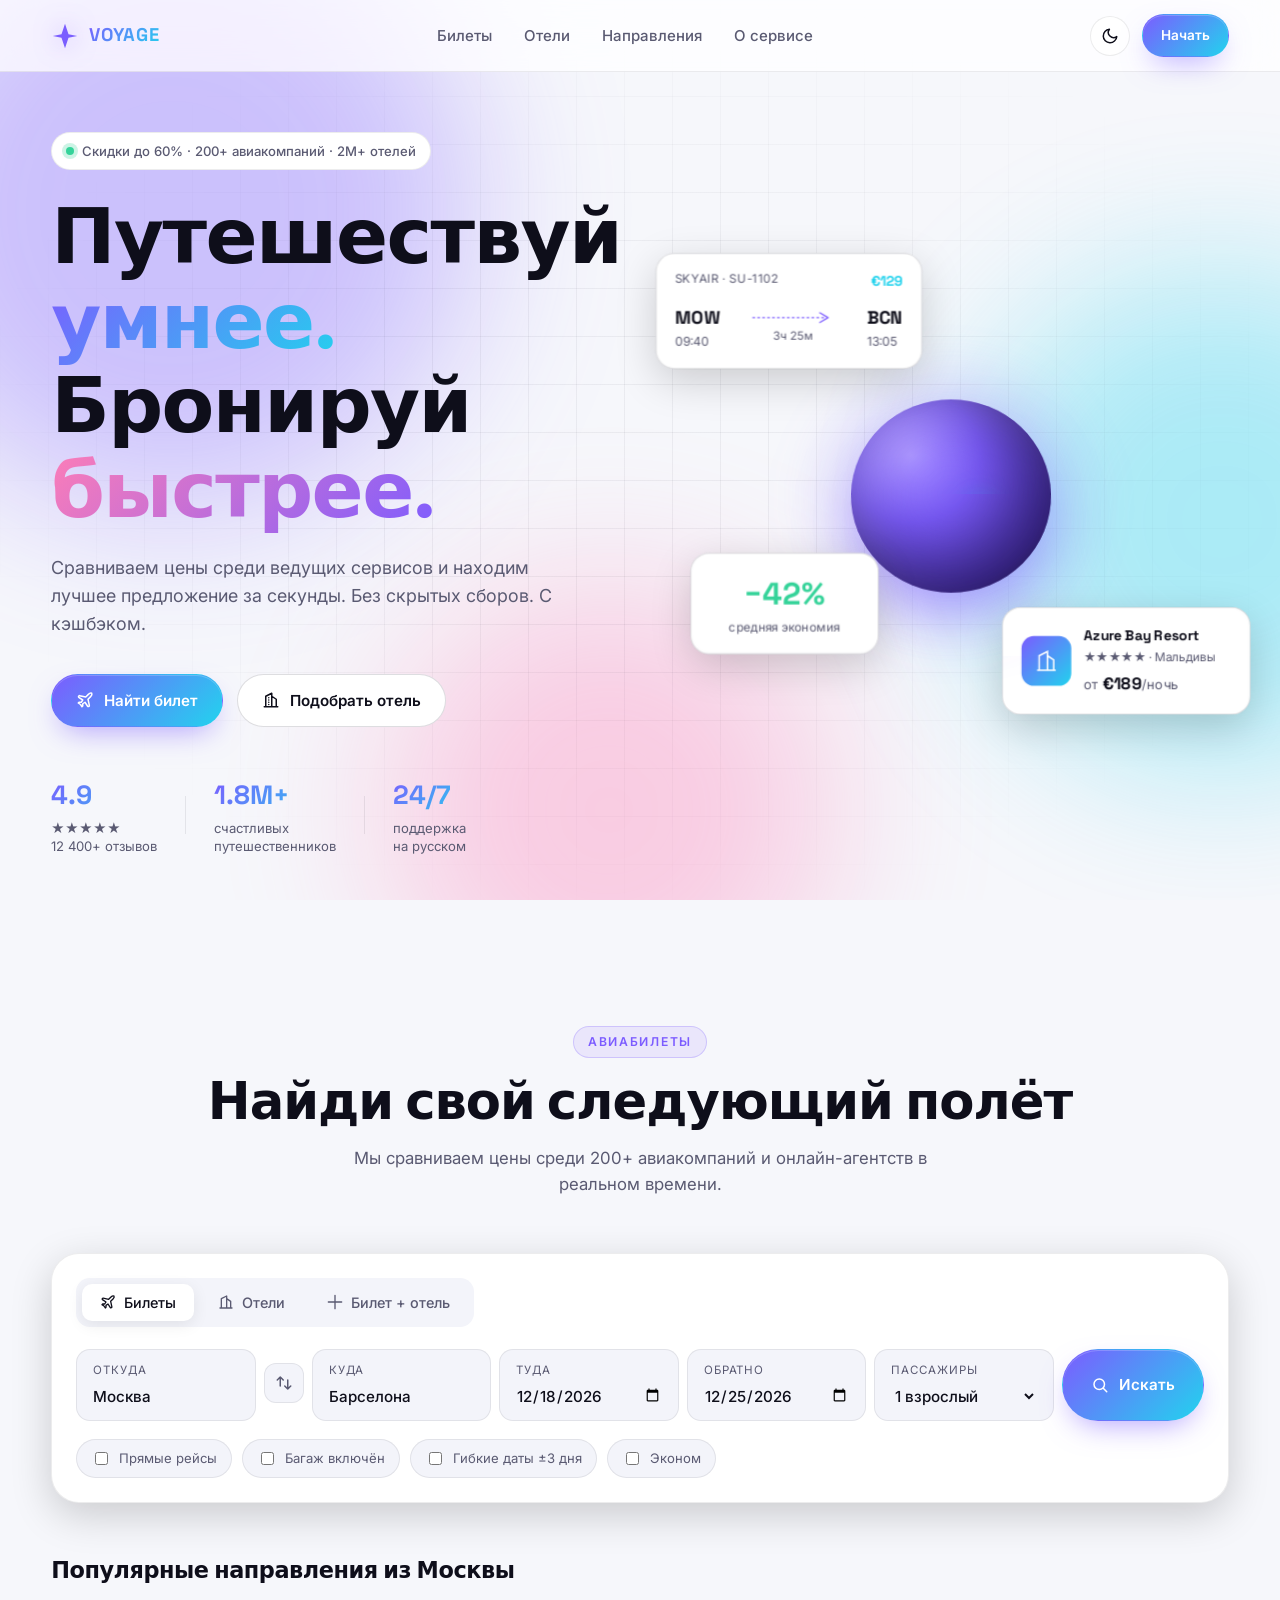
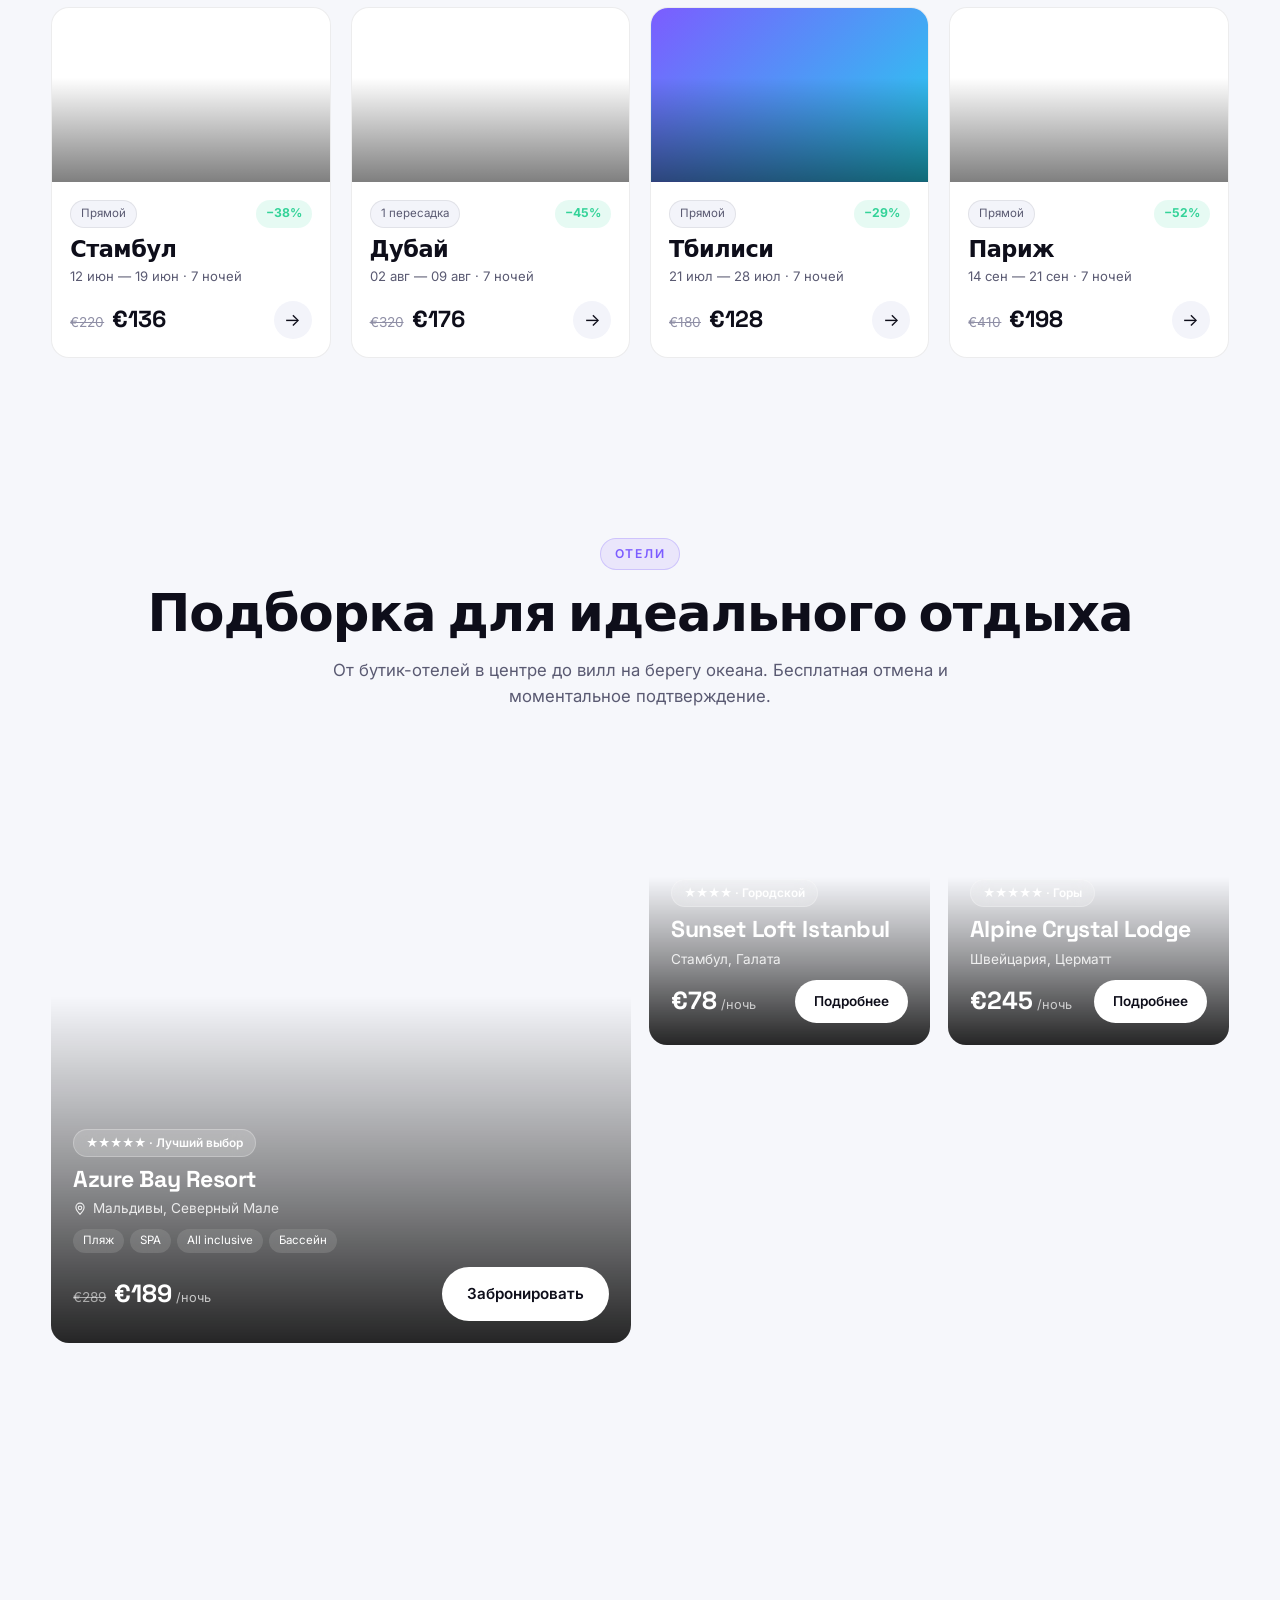
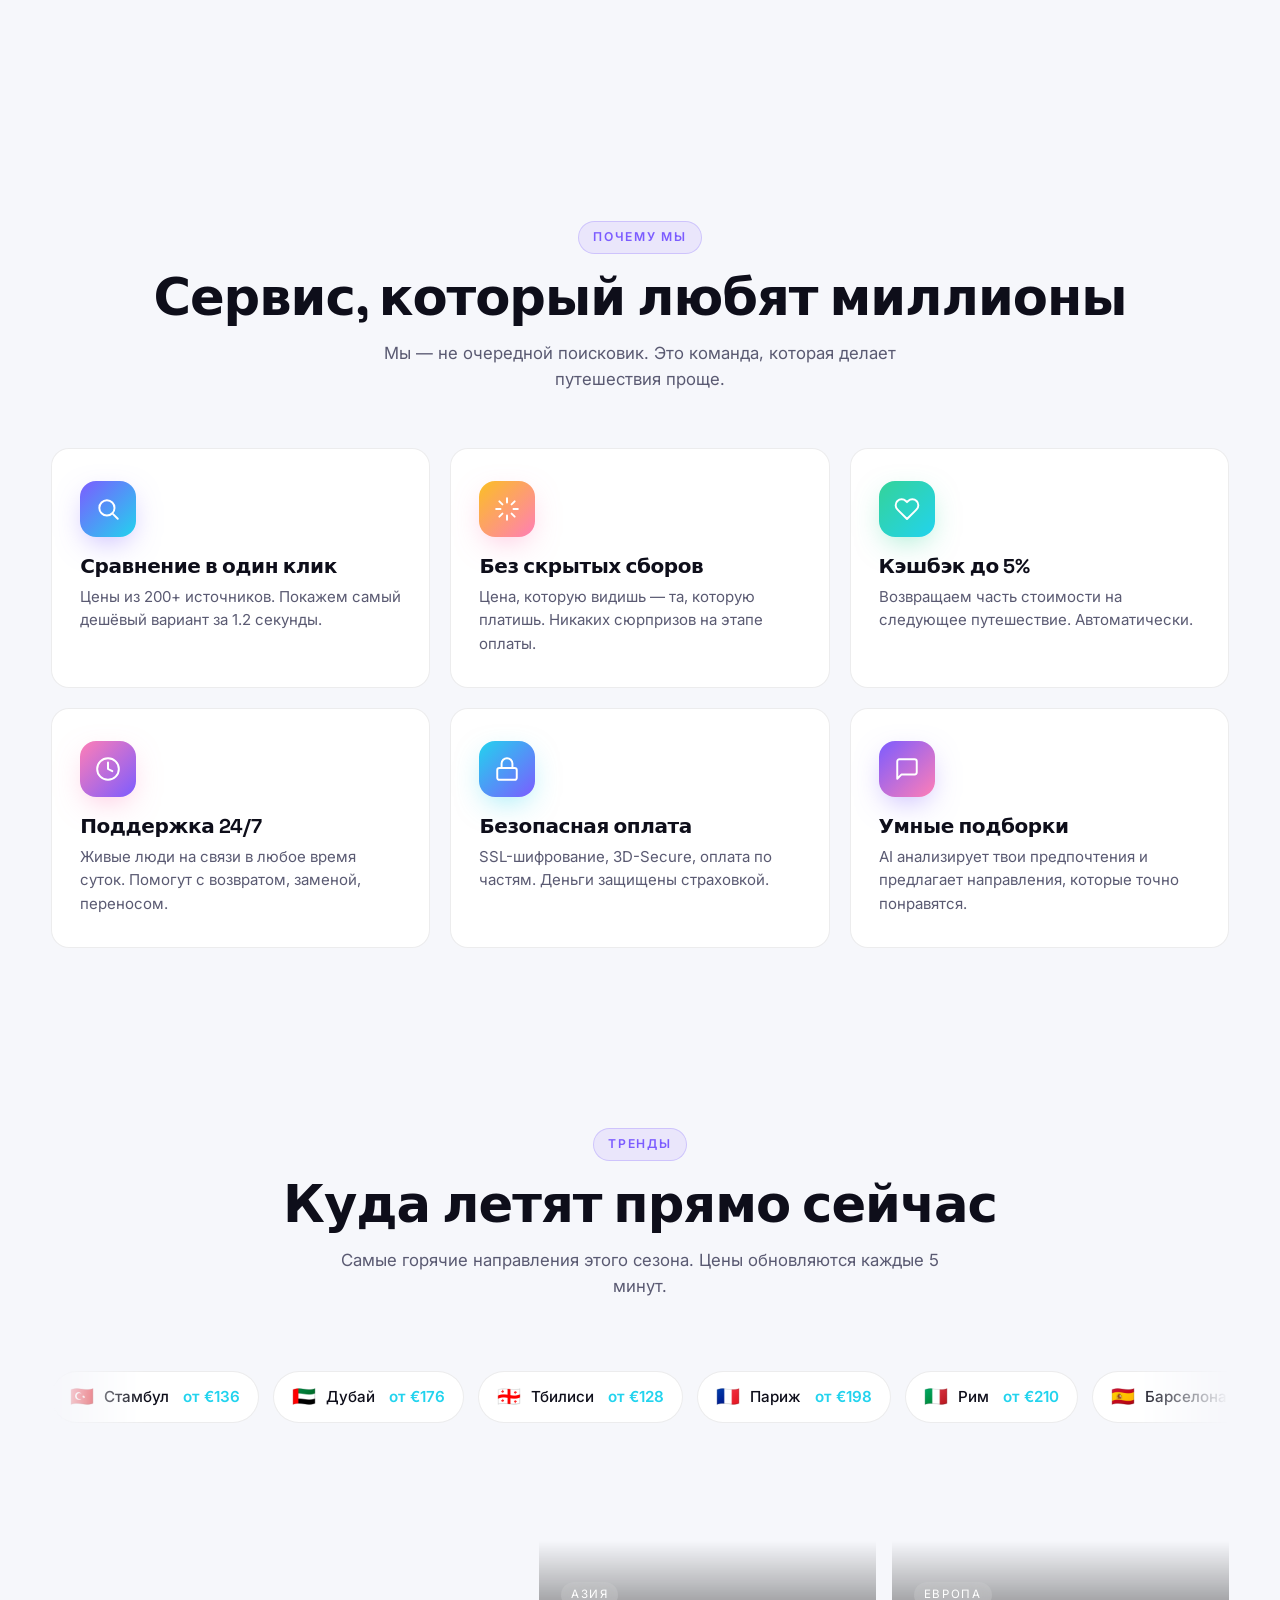
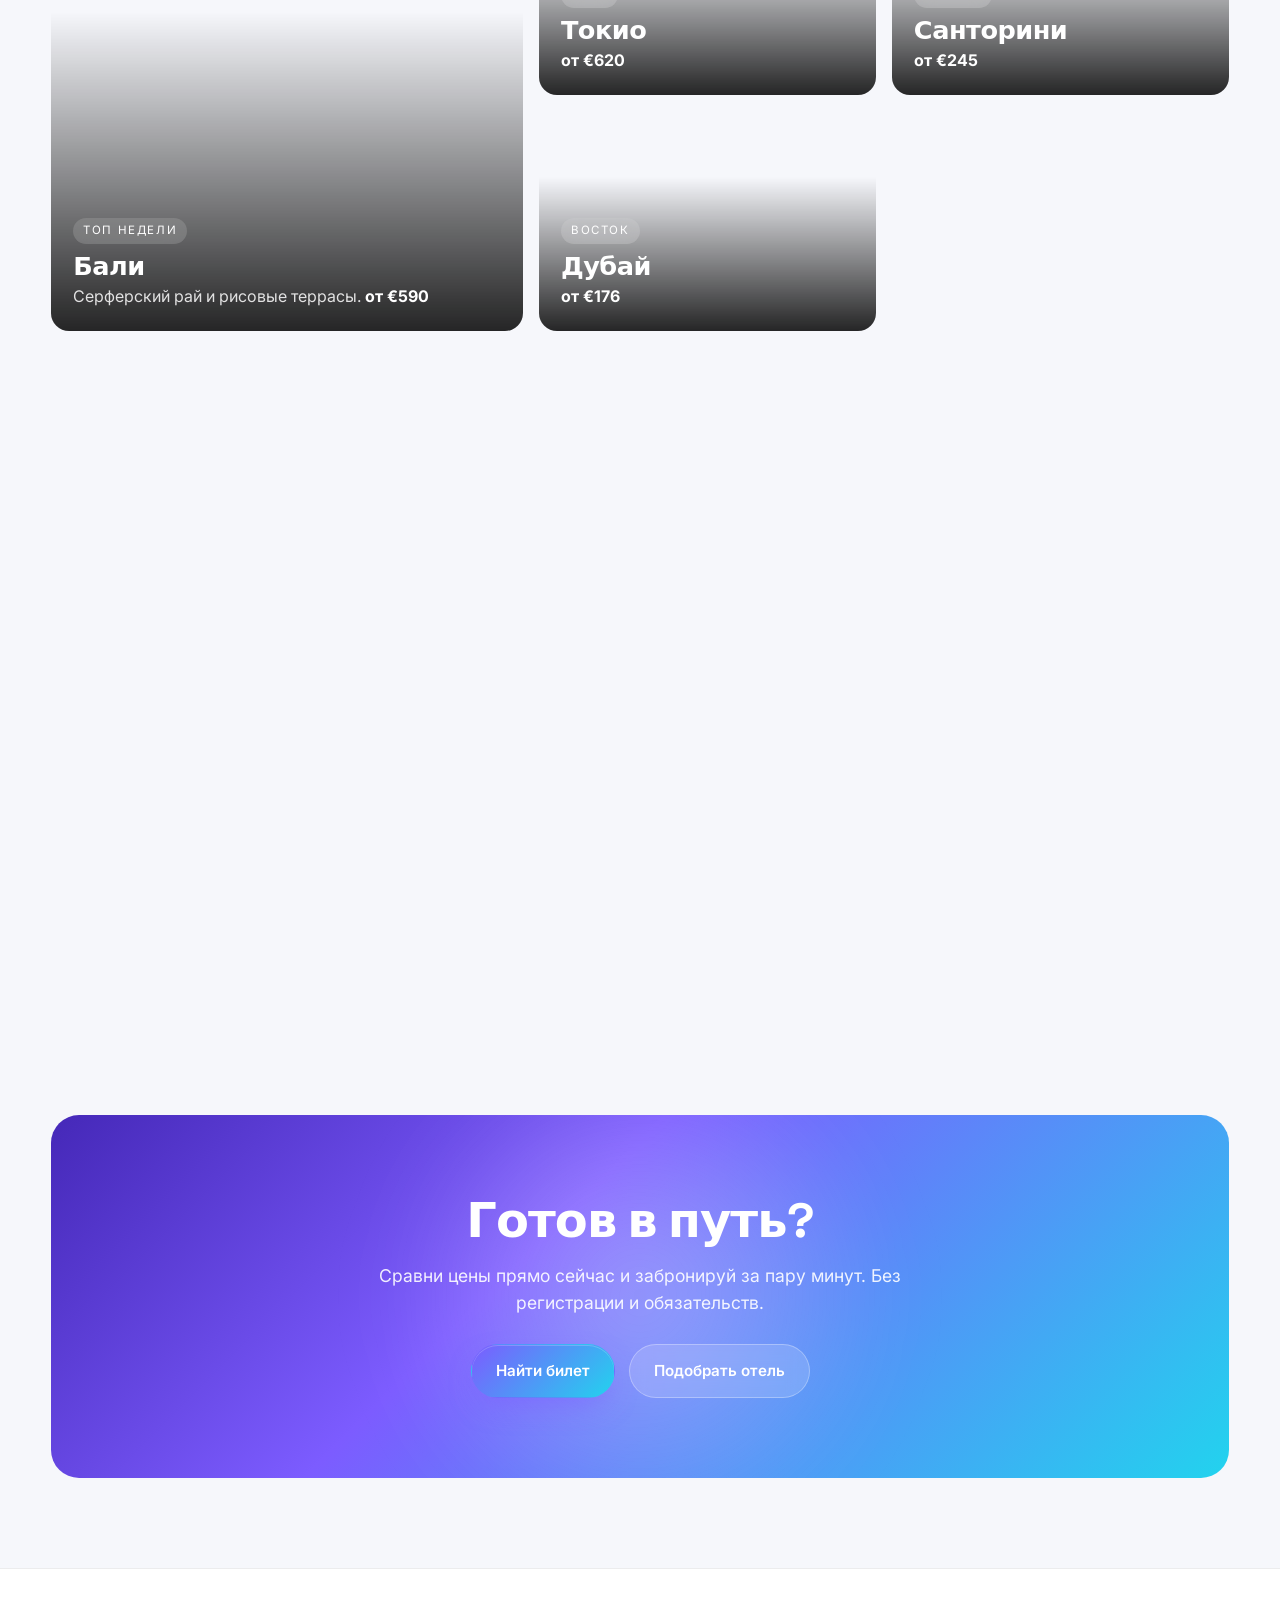
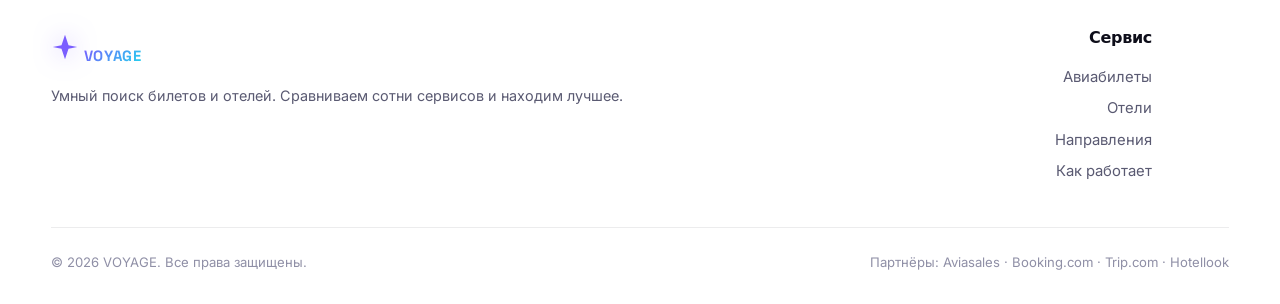
<file: index.html>
<!DOCTYPE html>
<html lang="ru" data-theme="dark">
<head>
  <meta charset="UTF-8" />
  <meta name="viewport" content="width=device-width, initial-scale=1.0" />
  <meta name="description" content="VOYAGE — авиабилеты со скидкой до 60% и отели по всему миру. Бронируй за минуту." />
  <title>VOYAGE · Билеты и отели по лучшим ценам</title>
  <link rel="preconnect" href="https://fonts.googleapis.com">
  <link rel="preconnect" href="https://fonts.gstatic.com" crossorigin>
  <link href="https://fonts.googleapis.com/css2?family=Space+Grotesk:wght@400;500;600;700&family=Inter:wght@400;500;600&display=swap" rel="stylesheet">
  <link rel="stylesheet" href="styles.css" />
  <link rel="icon" href="data:image/svg+xml,%3Csvg xmlns='http://www.w3.org/2000/svg' viewBox='0 0 100 100'%3E%3Ctext y='.9em' font-size='90'%3E%E2%9C%88%EF%B8%8F%3C/text%3E%3C/svg%3E" />
</head>
<body>
  <!-- Animated background -->
  <div class="bg-orbs" aria-hidden="true">
    <div class="orb orb-1"></div>
    <div class="orb orb-2"></div>
    <div class="orb orb-3"></div>
  </div>
  <div class="bg-grid" aria-hidden="true"></div>

  <!-- Navigation -->
  <header class="nav">
    <a href="#top" class="logo">
      <span class="logo-mark">
        <svg viewBox="0 0 32 32" fill="none" xmlns="http://www.w3.org/2000/svg">
          <path d="M16 2L20 14L30 16L20 18L16 30L12 18L2 16L12 14L16 2Z" fill="url(#logoGrad)"/>
          <defs>
            <linearGradient id="logoGrad" x1="0" y1="0" x2="32" y2="32">
              <stop offset="0%" stop-color="#7c5cff"/>
              <stop offset="100%" stop-color="#22d3ee"/>
            </linearGradient>
          </defs>
        </svg>
      </span>
      <span class="logo-text">VOYAGE</span>
    </a>

    <nav class="nav-links">
      <a href="#flights">Билеты</a>
      <a href="#hotels">Отели</a>
      <a href="#destinations">Направления</a>
      <a href="#features">О сервисе</a>
    </nav>

    <div class="nav-actions">
      <button class="theme-toggle" id="themeToggle" aria-label="Переключить тему">
        <svg class="icon-sun" viewBox="0 0 24 24" fill="none" stroke="currentColor" stroke-width="2" stroke-linecap="round" stroke-linejoin="round">
          <circle cx="12" cy="12" r="4"/>
          <path d="M12 2v2M12 20v2M4.93 4.93l1.41 1.41M17.66 17.66l1.41 1.41M2 12h2M20 12h2M6.34 17.66l-1.41 1.41M19.07 4.93l-1.41 1.41"/>
        </svg>
        <svg class="icon-moon" viewBox="0 0 24 24" fill="none" stroke="currentColor" stroke-width="2" stroke-linecap="round" stroke-linejoin="round">
          <path d="M21 12.79A9 9 0 1 1 11.21 3 7 7 0 0 0 21 12.79z"/>
        </svg>
      </button>
      <a class="btn btn-primary btn-sm" href="https://aviasales.tpk.lv/0ttz8YiE" target="_blank" rel="noopener nofollow sponsored">Начать</a>
    </div>

    <button class="burger" id="burger" aria-label="Меню">
      <span></span><span></span><span></span>
    </button>
  </header>

  <main id="top">
    <!-- HERO -->
    <section class="hero">
      <div class="hero-content">
        <div class="badge reveal">
          <span class="dot"></span>
          Скидки до 60% · 200+ авиакомпаний · 2М+ отелей
        </div>
        <h1 class="hero-title reveal">
          Путешествуй <span class="grad-text">умнее.</span><br/>
          Бронируй <span class="grad-text-2">быстрее.</span>
        </h1>
        <p class="hero-sub reveal">
          Сравниваем цены среди ведущих сервисов и находим лучшее предложение
          за секунды. Без скрытых сборов. С кэшбэком.
        </p>

        <div class="hero-cta reveal">
          <a href="https://aviasales.tpk.lv/0ttz8YiE" target="_blank" rel="noopener nofollow sponsored" class="btn btn-primary">
            <svg viewBox="0 0 24 24" fill="none" stroke="currentColor" stroke-width="2" stroke-linecap="round" stroke-linejoin="round"><path d="M17.8 19.2 16 11l3.5-3.5C21 6 21.5 4 21 3c-1-.5-3 0-4.5 1.5L13 8 4.8 6.2c-.5-.1-.9.1-1.1.5l-.3.5c-.2.5-.1 1 .3 1.3L9 12l-2 3H4l-1 1 3 2 2 3 1-1v-3l3-2 3.5 5.3c.3.4.8.5 1.3.3l.5-.2c.4-.3.6-.7.5-1.2z"/></svg>
            Найти билет
          </a>
          <a href="https://aviasales.tpk.lv/0ttz8YiE" target="_blank" rel="noopener nofollow sponsored" class="btn btn-ghost">
            <svg viewBox="0 0 24 24" fill="none" stroke="currentColor" stroke-width="2" stroke-linecap="round" stroke-linejoin="round"><path d="M3 21h18M5 21V7l8-4v18M19 21V11l-6-4"/><path d="M9 9v.01M9 12v.01M9 15v.01M9 18v.01"/></svg>
            Подобрать отель
          </a>
        </div>

        <div class="trust-row reveal">
          <div class="trust-item">
            <strong>4.9</strong>
            <span>★★★★★<br/>12 400+ отзывов</span>
          </div>
          <div class="trust-divider"></div>
          <div class="trust-item">
            <strong>1.8M+</strong>
            <span>счастливых<br/>путешественников</span>
          </div>
          <div class="trust-divider"></div>
          <div class="trust-item">
            <strong>24/7</strong>
            <span>поддержка<br/>на русском</span>
          </div>
        </div>
      </div>

      <!-- 3D Scene -->
      <div class="hero-3d" aria-hidden="true">
        <div class="scene">
          <div class="planet">
            <div class="planet-ring"></div>
            <div class="planet-core"></div>
            <div class="planet-glow"></div>
          </div>
          <div class="floating-card card-flight">
            <div class="fc-head">
              <span class="fc-airline">SkyAir · SU-1102</span>
              <span class="fc-price">€129</span>
            </div>
            <div class="fc-route">
              <div class="fc-city"><strong>MOW</strong><span>09:40</span></div>
              <div class="fc-line">
                <svg viewBox="0 0 100 20" fill="none">
                  <path d="M0 10 L90 10" stroke="currentColor" stroke-width="1.5" stroke-dasharray="3 3"/>
                  <path d="M82 4 L92 10 L82 16" stroke="currentColor" stroke-width="1.5" stroke-linecap="round" stroke-linejoin="round"/>
                </svg>
                <span class="fc-time">3ч 25м</span>
              </div>
              <div class="fc-city"><strong>BCN</strong><span>13:05</span></div>
            </div>
          </div>
          <div class="floating-card card-hotel">
            <div class="fc-hotel-img">
              <svg viewBox="0 0 24 24" fill="none" stroke="currentColor" stroke-width="1.5"><path d="M3 21h18M5 21V7l8-4v18M19 21V11l-6-4"/></svg>
            </div>
            <div>
              <div class="fc-hotel-name">Azure Bay Resort</div>
              <div class="fc-hotel-meta">★★★★★ · Мальдивы</div>
              <div class="fc-hotel-price">от <strong>€189</strong>/ночь</div>
            </div>
          </div>
          <div class="floating-card card-stat">
            <div class="fc-stat-num">−42%</div>
            <div class="fc-stat-label">средняя экономия</div>
          </div>
          <div class="plane" aria-hidden="true">
            <svg viewBox="0 0 24 24" fill="currentColor"><path d="M21 16v-2l-8-5V3.5a1.5 1.5 0 0 0-3 0V9l-8 5v2l8-2.5V19l-2 1.5V22l3.5-1 3.5 1v-1.5L13 19v-5.5l8 2.5z"/></svg>
          </div>
        </div>
      </div>
    </section>

    <!-- FLIGHTS / SEARCH -->
    <section id="flights" class="section">
      <div class="section-head reveal">
        <span class="eyebrow">Авиабилеты</span>
        <h2>Найди свой следующий полёт</h2>
        <p>Мы сравниваем цены среди 200+ авиакомпаний и онлайн-агентств в реальном времени.</p>
      </div>

      <div class="search-card reveal">
        <div class="search-tabs">
          <button class="tab active" data-tab="flight">
            <svg viewBox="0 0 24 24" fill="none" stroke="currentColor" stroke-width="2" stroke-linecap="round" stroke-linejoin="round"><path d="M17.8 19.2 16 11l3.5-3.5C21 6 21.5 4 21 3c-1-.5-3 0-4.5 1.5L13 8 4.8 6.2c-.5-.1-.9.1-1.1.5l-.3.5c-.2.5-.1 1 .3 1.3L9 12l-2 3H4l-1 1 3 2 2 3 1-1v-3l3-2 3.5 5.3c.3.4.8.5 1.3.3l.5-.2c.4-.3.6-.7.5-1.2z"/></svg>
            Билеты
          </button>
          <button class="tab" data-tab="hotel">
            <svg viewBox="0 0 24 24" fill="none" stroke="currentColor" stroke-width="2" stroke-linecap="round" stroke-linejoin="round"><path d="M3 21h18M5 21V7l8-4v18M19 21V11l-6-4"/></svg>
            Отели
          </button>
          <button class="tab" data-tab="combo">
            <svg viewBox="0 0 24 24" fill="none" stroke="currentColor" stroke-width="2" stroke-linecap="round" stroke-linejoin="round"><path d="M12 2v20M2 12h20"/></svg>
            Билет + отель
          </button>
        </div>

        <form class="search-form" id="searchForm">
          <div class="field field-from">
            <label>Откуда</label>
            <input type="text" placeholder="Москва, MOW" value="Москва" />
            <svg class="field-ico" viewBox="0 0 24 24" fill="none" stroke="currentColor" stroke-width="2" stroke-linecap="round"><circle cx="12" cy="10" r="3"/><path d="M12 21s-7-7-7-12a7 7 0 0 1 14 0c0 5-7 12-7 12z"/></svg>
          </div>
          <button type="button" class="swap-btn" aria-label="Поменять местами">
            <svg viewBox="0 0 24 24" fill="none" stroke="currentColor" stroke-width="2" stroke-linecap="round" stroke-linejoin="round"><path d="M7 16V4M3 8l4-4 4 4M17 8v12M21 16l-4 4-4-4"/></svg>
          </button>
          <div class="field field-to">
            <label>Куда</label>
            <input type="text" placeholder="Барселона, BCN" value="Барселона" />
            <svg class="field-ico" viewBox="0 0 24 24" fill="none" stroke="currentColor" stroke-width="2" stroke-linecap="round"><circle cx="12" cy="10" r="3"/><path d="M12 21s-7-7-7-12a7 7 0 0 1 14 0c0 5-7 12-7 12z"/></svg>
          </div>
          <div class="field field-date">
            <label>Туда</label>
            <input type="date" />
          </div>
          <div class="field field-date">
            <label>Обратно</label>
            <input type="date" />
          </div>
          <div class="field field-pax">
            <label>Пассажиры</label>
            <select>
              <option>1 взрослый</option>
              <option>2 взрослых</option>
              <option>2 взр + 1 реб</option>
              <option>Семья (4)</option>
            </select>
          </div>
          <a href="#" class="btn btn-primary btn-search" data-ref="flight-search">
            <svg viewBox="0 0 24 24" fill="none" stroke="currentColor" stroke-width="2" stroke-linecap="round" stroke-linejoin="round"><circle cx="11" cy="11" r="7"/><path d="m21 21-4.3-4.3"/></svg>
            Искать
          </a>
        </form>

        <div class="search-extras">
          <label class="chip-check"><input type="checkbox" /> Прямые рейсы</label>
          <label class="chip-check"><input type="checkbox" /> Багаж включён</label>
          <label class="chip-check"><input type="checkbox" /> Гибкие даты ±3 дня</label>
          <label class="chip-check"><input type="checkbox" /> Эконом</label>
        </div>
      </div>

      <!-- Popular flights -->
      <h3 class="sub-title reveal">Популярные направления из Москвы</h3>
      <div class="cards-row" id="flightsRow">
        <article class="flight-card reveal" data-link="https://aviasales.tpk.lv/0ttz8YiE">
          <div class="fc-img" style="--img:url('https://images.unsplash.com/photo-1583422409516-2895a77efded?w=800&q=80')"></div>
          <div class="fc-body">
            <div class="fc-row">
              <span class="fc-tag">Прямой</span>
              <span class="fc-discount">−38%</span>
            </div>
            <h4>Стамбул</h4>
            <div class="fc-dates">12 июн — 19 июн · 7 ночей</div>
            <div class="fc-bottom">
              <div><span class="fc-old">€220</span><strong>€136</strong></div>
              <span class="btn-icon" aria-hidden="true">→</span>
            </div>
          </div>
        </article>
        <article class="flight-card reveal" data-link="https://aviasales.tpk.lv/0ttz8YiE">
          <div class="fc-img" style="--img:url('https://images.unsplash.com/photo-1539037116277-4db20889f2d4?w=800&q=80')"></div>
          <div class="fc-body">
            <div class="fc-row">
              <span class="fc-tag">1 пересадка</span>
              <span class="fc-discount">−45%</span>
            </div>
            <h4>Дубай</h4>
            <div class="fc-dates">02 авг — 09 авг · 7 ночей</div>
            <div class="fc-bottom">
              <div><span class="fc-old">€320</span><strong>€176</strong></div>
              <span class="btn-icon" aria-hidden="true">→</span>
            </div>
          </div>
        </article>
        <article class="flight-card reveal" data-link="https://aviasales.tpk.lv/0ttz8YiE">
          <div class="fc-img" style="--img:url('https://images.unsplash.com/photo-1583422409516-4f6c6c8e2c2f?w=800&q=80'),linear-gradient(135deg,#7c5cff,#22d3ee)"></div>
          <div class="fc-body">
            <div class="fc-row">
              <span class="fc-tag">Прямой</span>
              <span class="fc-discount">−29%</span>
            </div>
            <h4>Тбилиси</h4>
            <div class="fc-dates">21 июл — 28 июл · 7 ночей</div>
            <div class="fc-bottom">
              <div><span class="fc-old">€180</span><strong>€128</strong></div>
              <span class="btn-icon" aria-hidden="true">→</span>
            </div>
          </div>
        </article>
        <article class="flight-card reveal" data-link="https://aviasales.tpk.lv/0ttz8YiE">
          <div class="fc-img" style="--img:url('https://images.unsplash.com/photo-1502602898657-3e91760cbb34?w=800&q=80')"></div>
          <div class="fc-body">
            <div class="fc-row">
              <span class="fc-tag">Прямой</span>
              <span class="fc-discount">−52%</span>
            </div>
            <h4>Париж</h4>
            <div class="fc-dates">14 сен — 21 сен · 7 ночей</div>
            <div class="fc-bottom">
              <div><span class="fc-old">€410</span><strong>€198</strong></div>
              <span class="btn-icon" aria-hidden="true">→</span>
            </div>
          </div>
        </article>
      </div>
    </section>

    <!-- HOTELS -->
    <section id="hotels" class="section">
      <div class="section-head reveal">
        <span class="eyebrow">Отели</span>
        <h2>Подборка для идеального отдыха</h2>
        <p>От бутик-отелей в центре до вилл на берегу океана. Бесплатная отмена и моментальное подтверждение.</p>
      </div>

      <div class="hotels-grid">
        <article class="hotel-card hotel-large reveal" data-link="https://aviasales.tpk.lv/0ttz8YiE">
          <div class="hc-img" style="--img:url('https://images.unsplash.com/photo-1571896349842-33c89424de2d?w=1200&q=80')"></div>
          <div class="hc-overlay"></div>
          <div class="hc-content">
            <span class="hc-tag">★★★★★ · Лучший выбор</span>
            <h3>Azure Bay Resort</h3>
            <div class="hc-meta">
              <svg viewBox="0 0 24 24" fill="none" stroke="currentColor" stroke-width="2" stroke-linecap="round"><circle cx="12" cy="10" r="3"/><path d="M12 21s-7-7-7-12a7 7 0 0 1 14 0c0 5-7 12-7 12z"/></svg>
              Мальдивы, Северный Мале
            </div>
            <div class="hc-amenities">
              <span>Пляж</span><span>SPA</span><span>All inclusive</span><span>Бассейн</span>
            </div>
            <div class="hc-bottom">
              <div><span class="hc-old">€289</span><strong>€189</strong><small>/ночь</small></div>
              <span class="btn btn-light">Забронировать</span>
            </div>
          </div>
        </article>

        <article class="hotel-card reveal" data-link="https://aviasales.tpk.lv/0ttz8YiE">
          <div class="hc-img" style="--img:url('https://images.unsplash.com/photo-1566073771259-6a8506099945?w=800&q=80')"></div>
          <div class="hc-overlay"></div>
          <div class="hc-content">
            <span class="hc-tag">★★★★ · Городской</span>
            <h3>Sunset Loft Istanbul</h3>
            <div class="hc-meta">Стамбул, Галата</div>
            <div class="hc-bottom">
              <div><strong>€78</strong><small>/ночь</small></div>
              <span class="btn btn-light btn-sm">Подробнее</span>
            </div>
          </div>
        </article>

        <article class="hotel-card reveal" data-link="https://aviasales.tpk.lv/0ttz8YiE">
          <div class="hc-img" style="--img:url('https://images.unsplash.com/photo-1551882547-ff40c63fe5fa?w=800&q=80')"></div>
          <div class="hc-overlay"></div>
          <div class="hc-content">
            <span class="hc-tag">★★★★★ · Горы</span>
            <h3>Alpine Crystal Lodge</h3>
            <div class="hc-meta">Швейцария, Церматт</div>
            <div class="hc-bottom">
              <div><strong>€245</strong><small>/ночь</small></div>
              <span class="btn btn-light btn-sm">Подробнее</span>
            </div>
          </div>
        </article>

        <article class="hotel-card reveal" data-link="https://aviasales.tpk.lv/0ttz8YiE">
          <div class="hc-img" style="--img:url('https://images.unsplash.com/photo-1582719508461-905c673771fd?w=800&q=80')"></div>
          <div class="hc-overlay"></div>
          <div class="hc-content">
            <span class="hc-tag">★★★★ · Бутик</span>
            <h3>Riad Marrakech</h3>
            <div class="hc-meta">Марокко, Марракеш</div>
            <div class="hc-bottom">
              <div><strong>€92</strong><small>/ночь</small></div>
              <span class="btn btn-light btn-sm">Подробнее</span>
            </div>
          </div>
        </article>

        <article class="hotel-card hotel-wide reveal" data-link="https://aviasales.tpk.lv/0ttz8YiE">
          <div class="hc-img" style="--img:url('https://images.unsplash.com/photo-1542314831-068cd1dbfeeb?w=1200&q=80')"></div>
          <div class="hc-overlay"></div>
          <div class="hc-content">
            <span class="hc-tag">★★★★★ · Премиум</span>
            <h3>Royal Skyline Dubai</h3>
            <div class="hc-meta">ОАЭ, Дубай Марина</div>
            <div class="hc-amenities">
              <span>Бассейн на крыше</span><span>Spa</span><span>Вид на море</span>
            </div>
            <div class="hc-bottom">
              <div><span class="hc-old">€420</span><strong>€275</strong><small>/ночь</small></div>
              <span class="btn btn-light">Забронировать</span>
            </div>
          </div>
        </article>
      </div>
    </section>

    <!-- FEATURES -->
    <section id="features" class="section">
      <div class="section-head reveal">
        <span class="eyebrow">Почему мы</span>
        <h2>Сервис, который любят миллионы</h2>
        <p>Мы — не очередной поисковик. Это команда, которая делает путешествия проще.</p>
      </div>

      <div class="features-grid">
        <div class="feature-card reveal">
          <div class="feature-ico f1">
            <svg viewBox="0 0 24 24" fill="none" stroke="currentColor" stroke-width="1.8" stroke-linecap="round" stroke-linejoin="round"><circle cx="11" cy="11" r="7"/><path d="m21 21-4.3-4.3"/></svg>
          </div>
          <h3>Сравнение в один клик</h3>
          <p>Цены из 200+ источников. Покажем самый дешёвый вариант за 1.2 секунды.</p>
        </div>
        <div class="feature-card reveal">
          <div class="feature-ico f2">
            <svg viewBox="0 0 24 24" fill="none" stroke="currentColor" stroke-width="1.8" stroke-linecap="round" stroke-linejoin="round"><path d="M12 2v4M12 18v4M4.93 4.93l2.83 2.83M16.24 16.24l2.83 2.83M2 12h4M18 12h4M4.93 19.07l2.83-2.83M16.24 7.76l2.83-2.83"/></svg>
          </div>
          <h3>Без скрытых сборов</h3>
          <p>Цена, которую видишь — та, которую платишь. Никаких сюрпризов на этапе оплаты.</p>
        </div>
        <div class="feature-card reveal">
          <div class="feature-ico f3">
            <svg viewBox="0 0 24 24" fill="none" stroke="currentColor" stroke-width="1.8" stroke-linecap="round" stroke-linejoin="round"><path d="M20.84 4.61a5.5 5.5 0 0 0-7.78 0L12 5.67l-1.06-1.06a5.5 5.5 0 0 0-7.78 7.78l1.06 1.06L12 21.23l7.78-7.78 1.06-1.06a5.5 5.5 0 0 0 0-7.78z"/></svg>
          </div>
          <h3>Кэшбэк до 5%</h3>
          <p>Возвращаем часть стоимости на следующее путешествие. Автоматически.</p>
        </div>
        <div class="feature-card reveal">
          <div class="feature-ico f4">
            <svg viewBox="0 0 24 24" fill="none" stroke="currentColor" stroke-width="1.8" stroke-linecap="round" stroke-linejoin="round"><circle cx="12" cy="12" r="10"/><polyline points="12 6 12 12 16 14"/></svg>
          </div>
          <h3>Поддержка 24/7</h3>
          <p>Живые люди на связи в любое время суток. Помогут с возвратом, заменой, переносом.</p>
        </div>
        <div class="feature-card reveal">
          <div class="feature-ico f5">
            <svg viewBox="0 0 24 24" fill="none" stroke="currentColor" stroke-width="1.8" stroke-linecap="round" stroke-linejoin="round"><rect x="3" y="11" width="18" height="11" rx="2"/><path d="M7 11V7a5 5 0 0 1 10 0v4"/></svg>
          </div>
          <h3>Безопасная оплата</h3>
          <p>SSL-шифрование, 3D-Secure, оплата по частям. Деньги защищены страховкой.</p>
        </div>
        <div class="feature-card reveal">
          <div class="feature-ico f6">
            <svg viewBox="0 0 24 24" fill="none" stroke="currentColor" stroke-width="1.8" stroke-linecap="round" stroke-linejoin="round"><path d="M21 15a2 2 0 0 1-2 2H7l-4 4V5a2 2 0 0 1 2-2h14a2 2 0 0 1 2 2z"/></svg>
          </div>
          <h3>Умные подборки</h3>
          <p>AI анализирует твои предпочтения и предлагает направления, которые точно понравятся.</p>
        </div>
      </div>
    </section>

    <!-- DESTINATIONS -->
    <section id="destinations" class="section">
      <div class="section-head reveal">
        <span class="eyebrow">Тренды</span>
        <h2>Куда летят прямо сейчас</h2>
        <p>Самые горячие направления этого сезона. Цены обновляются каждые 5 минут.</p>
      </div>

      <div class="dest-marquee reveal">
        <div class="marquee-track">
          <div class="dest-pill"><span class="flag">🇹🇷</span>Стамбул <em>от €136</em></div>
          <div class="dest-pill"><span class="flag">🇦🇪</span>Дубай <em>от €176</em></div>
          <div class="dest-pill"><span class="flag">🇬🇪</span>Тбилиси <em>от €128</em></div>
          <div class="dest-pill"><span class="flag">🇫🇷</span>Париж <em>от €198</em></div>
          <div class="dest-pill"><span class="flag">🇮🇹</span>Рим <em>от €210</em></div>
          <div class="dest-pill"><span class="flag">🇪🇸</span>Барселона <em>от €189</em></div>
          <div class="dest-pill"><span class="flag">🇯🇵</span>Токио <em>от €620</em></div>
          <div class="dest-pill"><span class="flag">🇹🇭</span>Бангкок <em>от €390</em></div>
          <div class="dest-pill"><span class="flag">🇲🇻</span>Мале <em>от €490</em></div>
          <div class="dest-pill"><span class="flag">🇪🇬</span>Каир <em>от €165</em></div>
          <!-- duplicate for seamless loop -->
          <div class="dest-pill"><span class="flag">🇹🇷</span>Стамбул <em>от €136</em></div>
          <div class="dest-pill"><span class="flag">🇦🇪</span>Дубай <em>от €176</em></div>
          <div class="dest-pill"><span class="flag">🇬🇪</span>Тбилиси <em>от €128</em></div>
          <div class="dest-pill"><span class="flag">🇫🇷</span>Париж <em>от €198</em></div>
          <div class="dest-pill"><span class="flag">🇮🇹</span>Рим <em>от €210</em></div>
        </div>
      </div>

      <div class="dest-grid">
        <a href="https://aviasales.tpk.lv/0ttz8YiE" class="dest-card big reveal" target="_blank" rel="noopener nofollow sponsored" style="--img:url('https://images.unsplash.com/photo-1538332576228-eb5b4c4de6f5?w=1200&q=80')">
          <div class="dest-inner">
            <span class="dest-meta">Топ недели</span>
            <h3>Бали</h3>
            <p>Серферский рай и рисовые террасы. <strong>от €590</strong></p>
          </div>
        </a>
        <a href="https://aviasales.tpk.lv/0ttz8YiE" class="dest-card reveal" target="_blank" rel="noopener nofollow sponsored" style="--img:url('https://images.unsplash.com/photo-1542051841857-5f90071e7989?w=800&q=80')">
          <div class="dest-inner">
            <span class="dest-meta">Азия</span>
            <h3>Токио</h3>
            <p><strong>от €620</strong></p>
          </div>
        </a>
        <a href="https://aviasales.tpk.lv/0ttz8YiE" class="dest-card reveal" target="_blank" rel="noopener nofollow sponsored" style="--img:url('https://images.unsplash.com/photo-1467269204594-9661b134dd2b?w=800&q=80')">
          <div class="dest-inner">
            <span class="dest-meta">Европа</span>
            <h3>Санторини</h3>
            <p><strong>от €245</strong></p>
          </div>
        </a>
        <a href="https://aviasales.tpk.lv/0ttz8YiE" class="dest-card reveal" target="_blank" rel="noopener nofollow sponsored" style="--img:url('https://images.unsplash.com/photo-1518684079-3c830dcef090?w=800&q=80')">
          <div class="dest-inner">
            <span class="dest-meta">Восток</span>
            <h3>Дубай</h3>
            <p><strong>от €176</strong></p>
          </div>
        </a>
      </div>
    </section>

    <!-- TESTIMONIALS -->
    <section class="section">
      <div class="section-head reveal">
        <span class="eyebrow">Отзывы</span>
        <h2>Что говорят путешественники</h2>
      </div>
      <div class="testimonials">
        <figure class="testimonial reveal">
          <div class="stars">★★★★★</div>
          <blockquote>«Нашла билеты в Барселону на 40% дешевле, чем у конкурентов. Оплата прошла за минуту, маршрут пришёл сразу».</blockquote>
          <figcaption>
            <span class="avatar" style="background:linear-gradient(135deg,#ff7eb6,#7c5cff)">А</span>
            <div><strong>Анна К.</strong><small>Москва · 2 поездки</small></div>
          </figcaption>
        </figure>
        <figure class="testimonial reveal">
          <div class="stars">★★★★★</div>
          <blockquote>«Удобный поиск отелей с фильтрами по wifi и завтракам. Кэшбэк реально пришёл — небольшая мелочь, но приятно».</blockquote>
          <figcaption>
            <span class="avatar" style="background:linear-gradient(135deg,#22d3ee,#34d399)">Д</span>
            <div><strong>Дмитрий П.</strong><small>СПб · 5 поездок</small></div>
          </figcaption>
        </figure>
        <figure class="testimonial reveal">
          <div class="stars">★★★★★</div>
          <blockquote>«Поддержка ночью ответила за 3 минуты, когда отменили рейс. Перебронировали на следующий день — без доплат».</blockquote>
          <figcaption>
            <span class="avatar" style="background:linear-gradient(135deg,#fbbf24,#ff7eb6)">М</span>
            <div><strong>Мария Л.</strong><small>Казань · 3 поездки</small></div>
          </figcaption>
        </figure>
      </div>
    </section>

    <!-- CTA -->
    <section class="section">
      <div class="cta reveal">
        <div class="cta-glow"></div>
        <div class="cta-content">
          <h2>Готов в путь?</h2>
          <p>Сравни цены прямо сейчас и забронируй за пару минут. Без регистрации и обязательств.</p>
          <div class="cta-buttons">
            <a class="btn btn-primary" href="https://aviasales.tpk.lv/0ttz8YiE" target="_blank" rel="noopener nofollow sponsored">Найти билет</a>
            <a class="btn btn-ghost btn-light-bg" href="https://aviasales.tpk.lv/0ttz8YiE" target="_blank" rel="noopener nofollow sponsored">Подобрать отель</a>
          </div>
        </div>
      </div>
    </section>
  </main>

  <!-- FOOTER -->
  <footer class="footer">
    <div class="footer-grid">
      <div>
        <a href="#top" class="logo">
          <span class="logo-mark">
            <svg viewBox="0 0 32 32" fill="none" xmlns="http://www.w3.org/2000/svg">
              <path d="M16 2L20 14L30 16L20 18L16 30L12 18L2 16L12 14L16 2Z" fill="url(#logoGrad2)"/>
              <defs>
                <linearGradient id="logoGrad2" x1="0" y1="0" x2="32" y2="32">
                  <stop offset="0%" stop-color="#7c5cff"/>
                  <stop offset="100%" stop-color="#22d3ee"/>
                </linearGradient>
              </defs>
            </svg>
          </span>
          <span class="logo-text">VOYAGE</span>
        </a>
        <p class="footer-sub">Умный поиск билетов и отелей. Сравниваем сотни сервисов и находим лучшее.</p>
      </div>
      <div>
        <h4>Сервис</h4>
        <a href="#flights">Авиабилеты</a>
        <a href="#hotels">Отели</a>
        <a href="#destinations">Направления</a>
        <a href="#features">Как работает</a>
      </div>
    </div>
    <div class="footer-bottom">
      <span>© 2026 VOYAGE. Все права защищены.</span>
      <span>Партнёры: Aviasales · Booking.com · Trip.com · Hotellook</span>
    </div>
  </footer>

  <script src="script.js"></script>
</body>
</html>
</file>
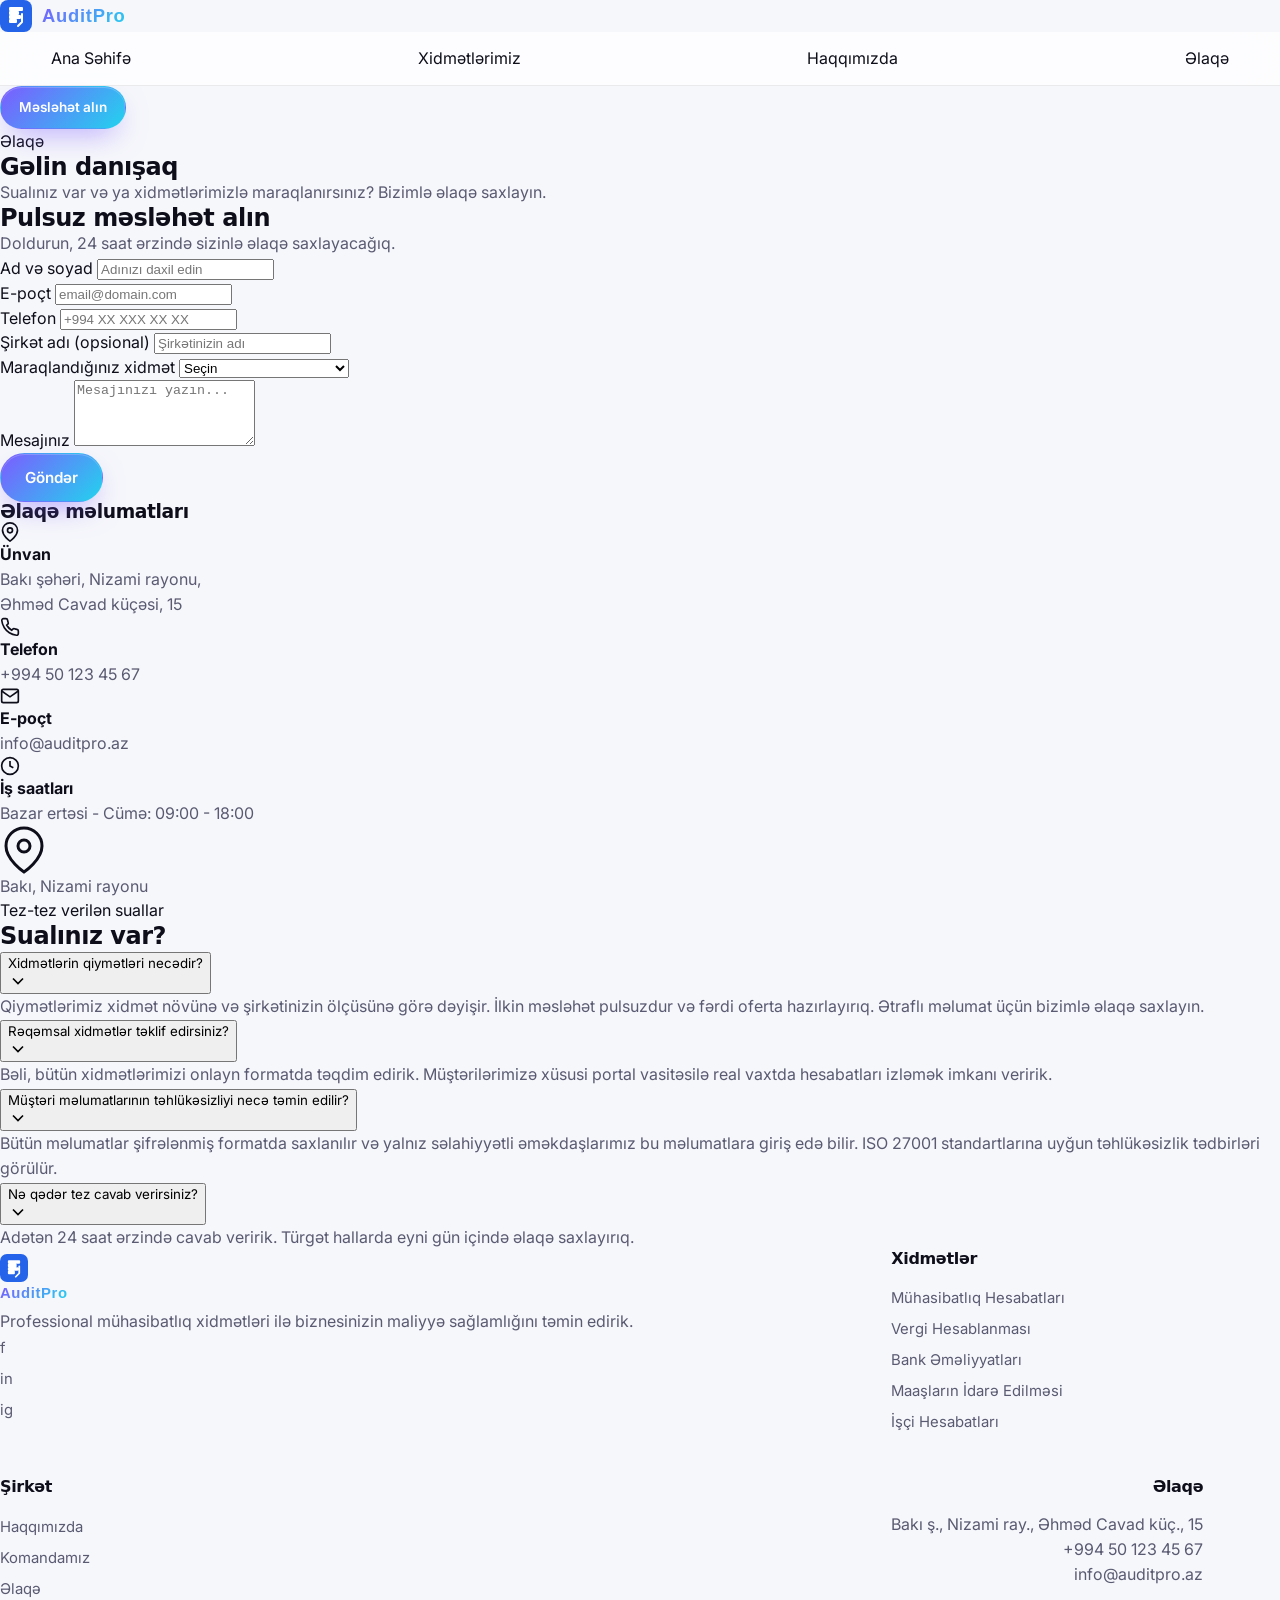
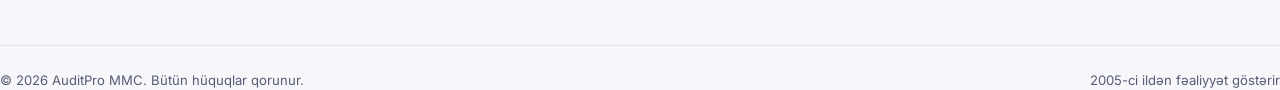
<file: elaqe.html>
<!DOCTYPE html>
<html lang="az">
<head>
  <meta charset="UTF-8" />
  <meta name="viewport" content="width=device-width, initial-scale=1.0" />
  <meta name="description" content="AuditPro ilə əlaqə. Professional mühasibatlıq xidmətləri üçün müraciət edin." />
  <title>Əlaqə — AuditPro</title>
  <link rel="preconnect" href="https://fonts.googleapis.com" />
  <link rel="preconnect" href="https://fonts.gstatic.com" crossorigin />
  <link href="https://fonts.googleapis.com/css2?family=Inter:wght@400;500;600;700;800&family=DM+Serif+Display&display=swap" rel="stylesheet" />
  <link rel="stylesheet" href="styles.css" />
</head>
<body>
  <header class="site-header">
    <div class="container header-inner">
      <a href="index.html" class="logo">
        <span class="logo-icon">
          <svg width="32" height="32" viewBox="0 0 32 32" fill="none">
            <rect width="32" height="32" rx="8" fill="url(#logoGrad)"/>
            <path d="M10 8h12v2H10zM10 12h8v2h-8zM10 16h10v2H10zM10 20h6v2h-6zM22 14v8l-4 4" stroke="white" stroke-width="2" stroke-linecap="round" stroke-linejoin="round"/>
            <defs>
              <linearGradient id="logoGrad" x1="0" y1="0" x2="32" y2="32">
                <stop stop-color="#2563EB"/>
                <stop offset="1" stop-color="#0D9488"/>
              </linearGradient>
            </defs>
          </svg>
        </span>
        <span class="logo-text">AuditPro</span>
      </a>
      <nav class="nav" aria-label="Əsas menyu">
        <a href="index.html">Ana Səhifə</a>
        <a href="xidmetlerimiz.html">Xidmətlərimiz</a>
        <a href="haqqimizda.html">Haqqımızda</a>
        <a href="elaqe.html" class="active">Əlaqə</a>
      </nav>
      <div class="header-actions">
        <a href="elaqe.html" class="btn btn-primary btn-sm">Məsləhət alın</a>
        <button class="burger" id="burger" aria-label="Menyu" aria-expanded="false">
          <span></span><span></span><span></span>
        </button>
      </div>
    </div>
  </header>

  <main>
    <section class="page-header">
      <div class="container">
        <span class="section-badge">Əlaqə</span>
        <h1>Gəlin danışaq</h1>
        <p class="page-header-desc">Sualınız var və ya xidmətlərimizlə maraqlanırsınız? Bizimlə əlaqə saxlayın.</p>
      </div>
    </section>

    <section class="contact-section">
      <div class="container">
        <div class="contact-grid">
          <div class="contact-form-wrapper">
            <h2>Pulsuz məsləhət alın</h2>
            <p>Doldurun, 24 saat ərzində sizinlə əlaqə saxlayacağıq.</p>
            <form class="contact-form" id="contactForm" novalidate>
              <div class="form-group">
                <label for="name">Ad və soyad</label>
                <input type="text" id="name" name="name" placeholder="Adınızı daxil edin" required />
              </div>
              <div class="form-row">
                <div class="form-group">
                  <label for="email">E-poçt</label>
                  <input type="email" id="email" name="email" placeholder="email@domain.com" required />
                </div>
                <div class="form-group">
                  <label for="phone">Telefon</label>
                  <input type="tel" id="phone" name="phone" placeholder="+994 XX XXX XX XX" />
                </div>
              </div>
              <div class="form-group">
                <label for="company">Şirkət adı (opsional)</label>
                <input type="text" id="company" name="company" placeholder="Şirkətinizin adı" />
              </div>
              <div class="form-group">
                <label for="service">Maraqlandığınız xidmət</label>
                <select id="service" name="service">
                  <option value="">Seçin</option>
                  <option value="hesabatlar">Mühasibatlıq Hesabatları</option>
                  <option value="vergi">Vergi Hesablanması</option>
                  <option value="bank">Bank Əməliyyatları</option>
                  <option value="maas">Maaşların İdarə Edilməsi</option>
                  <option value="isci">İşçi Hesabatları</option>
                  <option value="digər">Digər</option>
                </select>
              </div>
              <div class="form-group">
                <label for="message">Mesajınız</label>
                <textarea id="message" name="message" rows="4" placeholder="Mesajınızı yazın..." required></textarea>
              </div>
              <button type="submit" class="btn btn-primary btn-full">Göndər</button>
              <div class="form-status" id="formStatus" aria-live="polite"></div>
            </form>
          </div>

          <div class="contact-info">
            <div class="info-card">
              <h3>Əlaqə məlumatları</h3>
              <div class="info-item">
                <div class="info-icon">
                  <svg width="20" height="20" viewBox="0 0 24 24" fill="none" stroke="currentColor" stroke-width="2"><path d="M21 10c0 7-9 13-9 13s-9-6-9-13a9 9 0 0 1 18 0z"/><circle cx="12" cy="10" r="3"/></svg>
                </div>
                <div>
                  <strong>Ünvan</strong>
                  <p>Bakı şəhəri, Nizami rayonu,<br/>Əhməd Cavad küçəsi, 15</p>
                </div>
              </div>
              <div class="info-item">
                <div class="info-icon">
                  <svg width="20" height="20" viewBox="0 0 24 24" fill="none" stroke="currentColor" stroke-width="2"><path d="M22 16.92v3a2 2 0 0 1-2.18 2 19.79 19.79 0 0 1-8.63-3.07 19.5 19.5 0 0 1-6-6 19.79 19.79 0 0 1-3.07-8.67A2 2 0 0 1 4.11 2h3a2 2 0 0 1 2 1.72 12.84 12.84 0 0 0 .7 2.81 2 2 0 0 1-.45 2.11L8.09 9.91a16 16 0 0 0 6 6l1.27-1.27a2 2 0 0 1 2.11-.45 12.84 12.84 0 0 0 2.81.7A2 2 0 0 1 22 16.92z"/></svg>
                </div>
                <div>
                  <strong>Telefon</strong>
                  <p>+994 50 123 45 67</p>
                </div>
              </div>
              <div class="info-item">
                <div class="info-icon">
                  <svg width="20" height="20" viewBox="0 0 24 24" fill="none" stroke="currentColor" stroke-width="2"><path d="M4 4h16c1.1 0 2 .9 2 2v12c0 1.1-.9 2-2 2H4c-1.1 0-2-.9-2-2V6c0-1.1.9-2 2-2z"/><polyline points="22,6 12,13 2,6"/></svg>
                </div>
                <div>
                  <strong>E-poçt</strong>
                  <p>info@auditpro.az</p>
                </div>
              </div>
              <div class="info-item">
                <div class="info-icon">
                  <svg width="20" height="20" viewBox="0 0 24 24" fill="none" stroke="currentColor" stroke-width="2"><circle cx="12" cy="12" r="10"/><polyline points="12 6 12 12 16 14"/></svg>
                </div>
                <div>
                  <strong>İş saatları</strong>
                  <p>Bazar ertəsi - Cümə: 09:00 - 18:00</p>
                </div>
              </div>
            </div>

            <div class="map-placeholder">
              <div class="map-inner">
                <svg width="48" height="48" viewBox="0 0 24 24" fill="none" stroke="currentColor" stroke-width="1.5"><path d="M21 10c0 7-9 13-9 13s-9-6-9-13a9 9 0 0 1 18 0z"/><circle cx="12" cy="10" r="3"/></svg>
                <p>Bakı, Nizami rayonu</p>
              </div>
            </div>
          </div>
        </div>
      </div>
    </section>

    <section class="faq-section">
      <div class="container">
        <header class="section-header centered">
          <span class="section-badge">Tez-tez verilən suallar</span>
          <h2>Sualınız var?</h2>
        </header>
        <div class="faq-list">
          <div class="faq-item">
            <button class="faq-trigger" aria-expanded="false">
              <span>Xidmətlərin qiymətləri necədir?</span>
              <svg width="20" height="20" viewBox="0 0 24 24" fill="none" stroke="currentColor" stroke-width="2"><polyline points="6 9 12 15 18 9"/></svg>
            </button>
            <div class="faq-content">
              <p>Qiymətlərimiz xidmət növünə və şirkətinizin ölçüsünə görə dəyişir. İlkin məsləhət pulsuzdur və fərdi oferta hazırlayırıq. Ətraflı məlumat üçün bizimlə əlaqə saxlayın.</p>
            </div>
          </div>
          <div class="faq-item">
            <button class="faq-trigger" aria-expanded="false">
              <span>Rəqəmsal xidmətlər təklif edirsiniz?</span>
              <svg width="20" height="20" viewBox="0 0 24 24" fill="none" stroke="currentColor" stroke-width="2"><polyline points="6 9 12 15 18 9"/></svg>
            </button>
            <div class="faq-content">
              <p>Bəli, bütün xidmətlərimizi onlayn formatda təqdim edirik. Müştərilərimizə xüsusi portal vasitəsilə real vaxtda hesabatları izləmək imkanı veririk.</p>
            </div>
          </div>
          <div class="faq-item">
            <button class="faq-trigger" aria-expanded="false">
              <span>Müştəri məlumatlarının təhlükəsizliyi necə təmin edilir?</span>
              <svg width="20" height="20" viewBox="0 0 24 24" fill="none" stroke="currentColor" stroke-width="2"><polyline points="6 9 12 15 18 9"/></svg>
            </button>
            <div class="faq-content">
              <p>Bütün məlumatlar şifrələnmiş formatda saxlanılır və yalnız səlahiyyətli əməkdaşlarımız bu məlumatlara giriş edə bilir. ISO 27001 standartlarına uyğun təhlükəsizlik tədbirləri görülür.</p>
            </div>
          </div>
          <div class="faq-item">
            <button class="faq-trigger" aria-expanded="false">
              <span>Nə qədər tez cavab verirsiniz?</span>
              <svg width="20" height="20" viewBox="0 0 24 24" fill="none" stroke="currentColor" stroke-width="2"><polyline points="6 9 12 15 18 9"/></svg>
            </button>
            <div class="faq-content">
              <p>Adətən 24 saat ərzində cavab veririk. Türgət hallarda eyni gün içində əlaqə saxlayırıq.</p>
            </div>
          </div>
        </div>
      </div>
    </section>
  </main>

  <footer class="site-footer">
    <div class="container footer-grid">
      <div class="footer-brand">
        <a href="index.html" class="logo">
          <span class="logo-icon">
            <svg width="28" height="28" viewBox="0 0 32 32" fill="none">
              <rect width="32" height="32" rx="8" fill="url(#logoGrad2)"/>
              <path d="M10 8h12v2H10zM10 12h8v2h-8zM10 16h10v2H10zM10 20h6v2h-6zM22 14v8l-4 4" stroke="white" stroke-width="2" stroke-linecap="round" stroke-linejoin="round"/>
              <defs>
                <linearGradient id="logoGrad2" x1="0" y1="0" x2="32" y2="32">
                  <stop stop-color="#2563EB"/>
                  <stop offset="1" stop-color="#0D9488"/>
                </linearGradient>
              </defs>
            </svg>
          </span>
          <span class="logo-text">AuditPro</span>
        </a>
        <p class="footer-tagline">Professional mühasibatlıq xidmətləri ilə biznesinizin maliyyə sağlamlığını təmin edirik.</p>
        <div class="social-links">
          <a href="#" aria-label="Facebook">f</a>
          <a href="#" aria-label="LinkedIn">in</a>
          <a href="#" aria-label="Instagram">ig</a>
        </div>
      </div>
      <div class="footer-col">
        <h4>Xidmətlər</h4>
        <a href="xidmetlerimiz.html#hesabatlar">Mühasibatlıq Hesabatları</a>
        <a href="xidmetlerimiz.html#vergi">Vergi Hesablanması</a>
        <a href="xidmetlerimiz.html#bank">Bank Əməliyyatları</a>
        <a href="xidmetlerimiz.html#maas">Maaşların İdarə Edilməsi</a>
        <a href="xidmetlerimiz.html#isci">İşçi Hesabatları</a>
      </div>
      <div class="footer-col">
        <h4>Şirkət</h4>
        <a href="haqqimizda.html">Haqqımızda</a>
        <a href="haqqimizda.html#komanda">Komandamız</a>
        <a href="elaqe.html">Əlaqə</a>
      </div>
      <div class="footer-col">
        <h4>Əlaqə</h4>
        <p>Bakı ş., Nizami ray., Əhməd Cavad küç., 15</p>
        <p>+994 50 123 45 67</p>
        <p>info@auditpro.az</p>
      </div>
    </div>
    <div class="container footer-bottom">
      <p>© 2026 AuditPro MMC. Bütün hüquqlar qorunur.</p>
      <p>2005-ci ildən fəaliyyət göstərir</p>
    </div>
  </footer>

  <script src="script.js"></script>
</body>
</html>
</file>
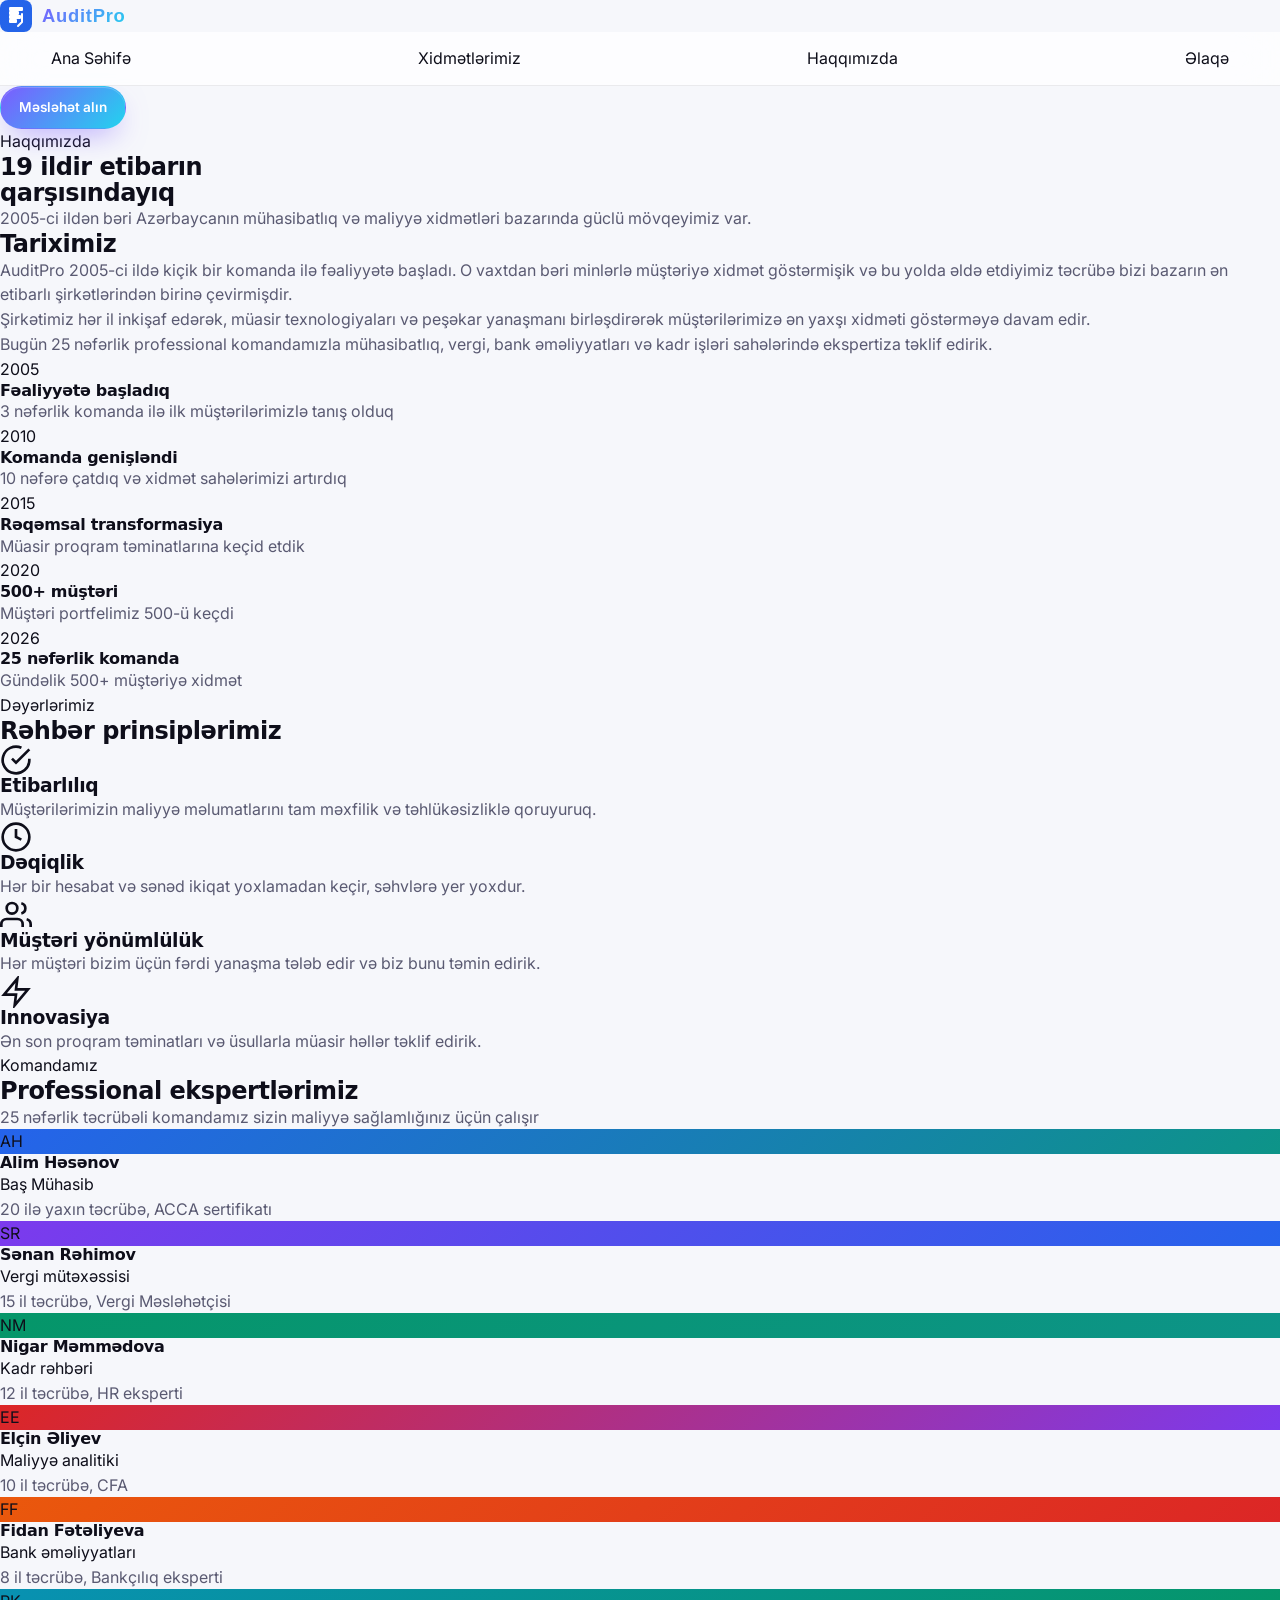
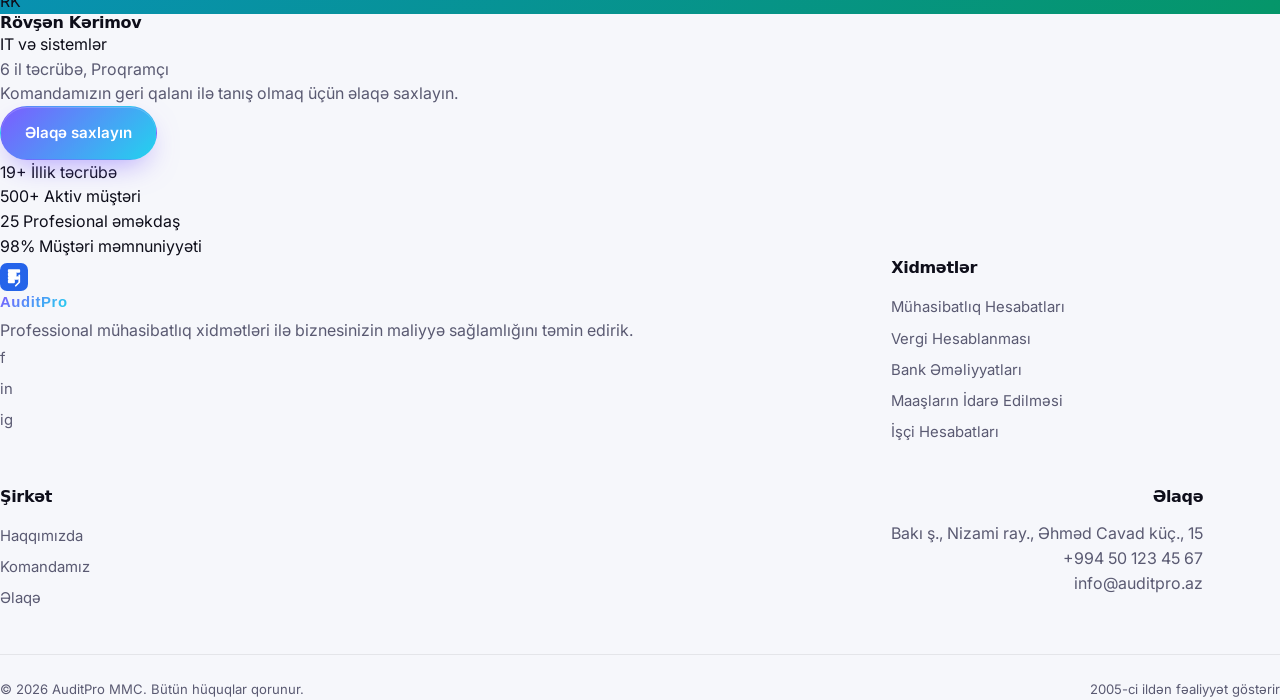
<file: haqqimizda.html>
<!DOCTYPE html>
<html lang="az">
<head>
  <meta charset="UTF-8" />
  <meta name="viewport" content="width=device-width, initial-scale=1.0" />
  <meta name="description" content="AuditPro haqqında. 2005-ci ildən professional mühasibatlıq xidmətləri." />
  <title>Haqqımızda — AuditPro</title>
  <link rel="preconnect" href="https://fonts.googleapis.com" />
  <link rel="preconnect" href="https://fonts.gstatic.com" crossorigin />
  <link href="https://fonts.googleapis.com/css2?family=Inter:wght@400;500;600;700;800&family=DM+Serif+Display&display=swap" rel="stylesheet" />
  <link rel="stylesheet" href="styles.css" />
</head>
<body>
  <header class="site-header">
    <div class="container header-inner">
      <a href="index.html" class="logo">
        <span class="logo-icon">
          <svg width="32" height="32" viewBox="0 0 32 32" fill="none">
            <rect width="32" height="32" rx="8" fill="url(#logoGrad)"/>
            <path d="M10 8h12v2H10zM10 12h8v2h-8zM10 16h10v2H10zM10 20h6v2h-6zM22 14v8l-4 4" stroke="white" stroke-width="2" stroke-linecap="round" stroke-linejoin="round"/>
            <defs>
              <linearGradient id="logoGrad" x1="0" y1="0" x2="32" y2="32">
                <stop stop-color="#2563EB"/>
                <stop offset="1" stop-color="#0D9488"/>
              </linearGradient>
            </defs>
          </svg>
        </span>
        <span class="logo-text">AuditPro</span>
      </a>
      <nav class="nav" aria-label="Əsas menyu">
        <a href="index.html">Ana Səhifə</a>
        <a href="xidmetlerimiz.html">Xidmətlərimiz</a>
        <a href="haqqimizda.html" class="active">Haqqımızda</a>
        <a href="elaqe.html">Əlaqə</a>
      </nav>
      <div class="header-actions">
        <a href="elaqe.html" class="btn btn-primary btn-sm">Məsləhət alın</a>
        <button class="burger" id="burger" aria-label="Menyu" aria-expanded="false">
          <span></span><span></span><span></span>
        </button>
      </div>
    </div>
  </header>

  <main>
    <section class="page-header">
      <div class="container">
        <span class="section-badge">Haqqımızda</span>
        <h1>19 ildir etibarın <br/>qarşısındayıq</h1>
        <p class="page-header-desc">2005-ci ildən bəri Azərbaycanın mühasibatlıq və maliyyə xidmətləri bazarında güclü mövqeyimiz var.</p>
      </div>
    </section>

    <section class="about-story">
      <div class="container">
        <div class="story-grid">
          <div class="story-content">
            <h2>Tariximiz</h2>
            <p>AuditPro 2005-ci ildə kiçik bir komanda ilə fəaliyyətə başladı. O vaxtdan bəri minlərlə müştəriyə xidmət göstərmişik və bu yolda əldə etdiyimiz təcrübə bizi bazarın ən etibarlı şirkətlərindən birinə çevirmişdir.</p>
            <p>Şirkətimiz hər il inkişaf edərək, müasir texnologiyaları və peşəkar yanaşmanı birləşdirərək müştərilərimizə ən yaxşı xidməti göstərməyə davam edir.</p>
            <p>Bugün 25 nəfərlik professional komandamızla mühasibatlıq, vergi, bank əməliyyatları və kadr işləri sahələrində ekspertiza təklif edirik.</p>
          </div>
          <div class="story-timeline">
            <div class="timeline-item">
              <span class="timeline-year">2005</span>
              <div class="timeline-content">
                <h4>Fəaliyyətə başladıq</h4>
                <p>3 nəfərlik komanda ilə ilk müştərilərimizlə tanış olduq</p>
              </div>
            </div>
            <div class="timeline-item">
              <span class="timeline-year">2010</span>
              <div class="timeline-content">
                <h4>Komanda genişləndi</h4>
                <p>10 nəfərə çatdıq və xidmət sahələrimizi artırdıq</p>
              </div>
            </div>
            <div class="timeline-item">
              <span class="timeline-year">2015</span>
              <div class="timeline-content">
                <h4>Rəqəmsal transformasiya</h4>
                <p>Müasir proqram təminatlarına keçid etdik</p>
              </div>
            </div>
            <div class="timeline-item">
              <span class="timeline-year">2020</span>
              <div class="timeline-content">
                <h4>500+ müştəri</h4>
                <p>Müştəri portfelimiz 500-ü keçdi</p>
              </div>
            </div>
            <div class="timeline-item">
              <span class="timeline-year">2026</span>
              <div class="timeline-content">
                <h4>25 nəfərlik komanda</h4>
                <p>Gündəlik 500+ müştəriyə xidmət</p>
              </div>
            </div>
          </div>
        </div>
      </div>
    </section>

    <section class="about-values">
      <div class="container">
        <header class="section-header centered">
          <span class="section-badge">Dəyərlərimiz</span>
          <h2>Rəhbər prinsiplərimiz</h2>
        </header>
        <div class="values-grid">
          <div class="value-card">
            <div class="value-icon">
              <svg width="32" height="32" viewBox="0 0 24 24" fill="none" stroke="currentColor" stroke-width="2"><path d="M22 11.08V12a10 10 0 1 1-5.93-9.14"/><polyline points="22 4 12 14.01 9 11.01"/></svg>
            </div>
            <h3>Etibarlılıq</h3>
            <p>Müştərilərimizin maliyyə məlumatlarını tam məxfilik və təhlükəsizliklə qoruyuruq.</p>
          </div>
          <div class="value-card">
            <div class="value-icon">
              <svg width="32" height="32" viewBox="0 0 24 24" fill="none" stroke="currentColor" stroke-width="2"><circle cx="12" cy="12" r="10"/><polyline points="12 6 12 12 16 14"/></svg>
            </div>
            <h3>Dəqiqlik</h3>
            <p>Hər bir hesabat və sənəd ikiqat yoxlamadan keçir, səhvlərə yer yoxdur.</p>
          </div>
          <div class="value-card">
            <div class="value-icon">
              <svg width="32" height="32" viewBox="0 0 24 24" fill="none" stroke="currentColor" stroke-width="2"><path d="M17 21v-2a4 4 0 0 0-4-4H5a4 4 0 0 0-4 4v2"/><circle cx="9" cy="7" r="4"/><path d="M23 21v-2a4 4 0 0 0-3-3.87"/><path d="M16 3.13a4 4 0 0 1 0 7.75"/></svg>
            </div>
            <h3>Müştəri yönümlülük</h3>
            <p>Hər müştəri bizim üçün fərdi yanaşma tələb edir və biz bunu təmin edirik.</p>
          </div>
          <div class="value-card">
            <div class="value-icon">
              <svg width="32" height="32" viewBox="0 0 24 24" fill="none" stroke="currentColor" stroke-width="2"><polygon points="13 2 3 14 12 14 11 22 21 10 12 10 13 2"/></svg>
            </div>
            <h3>Innovasiya</h3>
            <p>Ən son proqram təminatları və üsullarla müasir həllər təklif edirik.</p>
          </div>
        </div>
      </div>
    </section>

    <section class="about-team" id="komanda">
      <div class="container">
        <header class="section-header centered">
          <span class="section-badge">Komandamız</span>
          <h2>Professional ekspertlərimiz</h2>
          <p class="section-desc">25 nəfərlik təcrübəli komandamız sizin maliyyə sağlamlığınız üçün çalışır</p>
        </header>
        <div class="team-grid">
          <div class="team-card">
            <div class="team-avatar" style="background: linear-gradient(135deg, #2563EB, #0D9488);">AH</div>
            <h4>Alim Həsənov</h4>
            <span class="team-role">Baş Mühasib</span>
            <p>20 ilə yaxın təcrübə, ACCA sertifikatı</p>
          </div>
          <div class="team-card">
            <div class="team-avatar" style="background: linear-gradient(135deg, #7C3AED, #2563EB);">SR</div>
            <h4>Sənan Rəhimov</h4>
            <span class="team-role">Vergi mütəxəssisi</span>
            <p>15 il təcrübə, Vergi Məsləhətçisi</p>
          </div>
          <div class="team-card">
            <div class="team-avatar" style="background: linear-gradient(135deg, #059669, #0D9488);">NM</div>
            <h4>Nigar Məmmədova</h4>
            <span class="team-role">Kadr rəhbəri</span>
            <p>12 il təcrübə, HR eksperti</p>
          </div>
          <div class="team-card">
            <div class="team-avatar" style="background: linear-gradient(135deg, #DC2626, #7C3AED);">EE</div>
            <h4>Elçin Əliyev</h4>
            <span class="team-role"> Maliyyə analitiki</span>
            <p>10 il təcrübə, CFA</p>
          </div>
          <div class="team-card">
            <div class="team-avatar" style="background: linear-gradient(135deg, #EA580C, #DC2626);">FF</div>
            <h4>Fidan Fətəliyeva</h4>
            <span class="team-role">Bank əməliyyatları</span>
            <p>8 il təcrübə, Bankçılıq eksperti</p>
          </div>
          <div class="team-card">
            <div class="team-avatar" style="background: linear-gradient(135deg, #0891B2, #059669);">RK</div>
            <h4>Rövşən Kərimov</h4>
            <span class="team-role">IT və sistemlər</span>
            <p>6 il təcrübə, Proqramçı</p>
          </div>
        </div>
        <div class="team-cta">
          <p>Komandamızın geri qalanı ilə tanış olmaq üçün əlaqə saxlayın.</p>
          <a href="elaqe.html" class="btn btn-primary">Əlaqə saxlayın</a>
        </div>
      </div>
    </section>

    <section class="stats-section">
      <div class="container">
        <div class="stats-grid">
          <div class="stat-item">
            <span class="stat-num">19+</span>
            <span class="stat-desc">İllik təcrübə</span>
          </div>
          <div class="stat-item">
            <span class="stat-num">500+</span>
            <span class="stat-desc">Aktiv müştəri</span>
          </div>
          <div class="stat-item">
            <span class="stat-num">25</span>
            <span class="stat-desc">Profesional əməkdaş</span>
          </div>
          <div class="stat-item">
            <span class="stat-num">98%</span>
            <span class="stat-desc">Müştəri məmnuniyyəti</span>
          </div>
        </div>
      </div>
    </section>
  </main>

  <footer class="site-footer">
    <div class="container footer-grid">
      <div class="footer-brand">
        <a href="index.html" class="logo">
          <span class="logo-icon">
            <svg width="28" height="28" viewBox="0 0 32 32" fill="none">
              <rect width="32" height="32" rx="8" fill="url(#logoGrad2)"/>
              <path d="M10 8h12v2H10zM10 12h8v2h-8zM10 16h10v2H10zM10 20h6v2h-6zM22 14v8l-4 4" stroke="white" stroke-width="2" stroke-linecap="round" stroke-linejoin="round"/>
              <defs>
                <linearGradient id="logoGrad2" x1="0" y1="0" x2="32" y2="32">
                  <stop stop-color="#2563EB"/>
                  <stop offset="1" stop-color="#0D9488"/>
                </linearGradient>
              </defs>
            </svg>
          </span>
          <span class="logo-text">AuditPro</span>
        </a>
        <p class="footer-tagline">Professional mühasibatlıq xidmətləri ilə biznesinizin maliyyə sağlamlığını təmin edirik.</p>
        <div class="social-links">
          <a href="#" aria-label="Facebook">f</a>
          <a href="#" aria-label="LinkedIn">in</a>
          <a href="#" aria-label="Instagram">ig</a>
        </div>
      </div>
      <div class="footer-col">
        <h4>Xidmətlər</h4>
        <a href="xidmetlerimiz.html#hesabatlar">Mühasibatlıq Hesabatları</a>
        <a href="xidmetlerimiz.html#vergi">Vergi Hesablanması</a>
        <a href="xidmetlerimiz.html#bank">Bank Əməliyyatları</a>
        <a href="xidmetlerimiz.html#maas">Maaşların İdarə Edilməsi</a>
        <a href="xidmetlerimiz.html#isci">İşçi Hesabatları</a>
      </div>
      <div class="footer-col">
        <h4>Şirkət</h4>
        <a href="haqqimizda.html">Haqqımızda</a>
        <a href="haqqimizda.html#komanda">Komandamız</a>
        <a href="elaqe.html">Əlaqə</a>
      </div>
      <div class="footer-col">
        <h4>Əlaqə</h4>
        <p>Bakı ş., Nizami ray., Əhməd Cavad küç., 15</p>
        <p>+994 50 123 45 67</p>
        <p>info@auditpro.az</p>
      </div>
    </div>
    <div class="container footer-bottom">
      <p>© 2026 AuditPro MMC. Bütün hüquqlar qorunur.</p>
      <p>2005-ci ildən fəaliyyət göstərir</p>
    </div>
  </footer>

  <script src="script.js"></script>
</body>
</html>
</file>
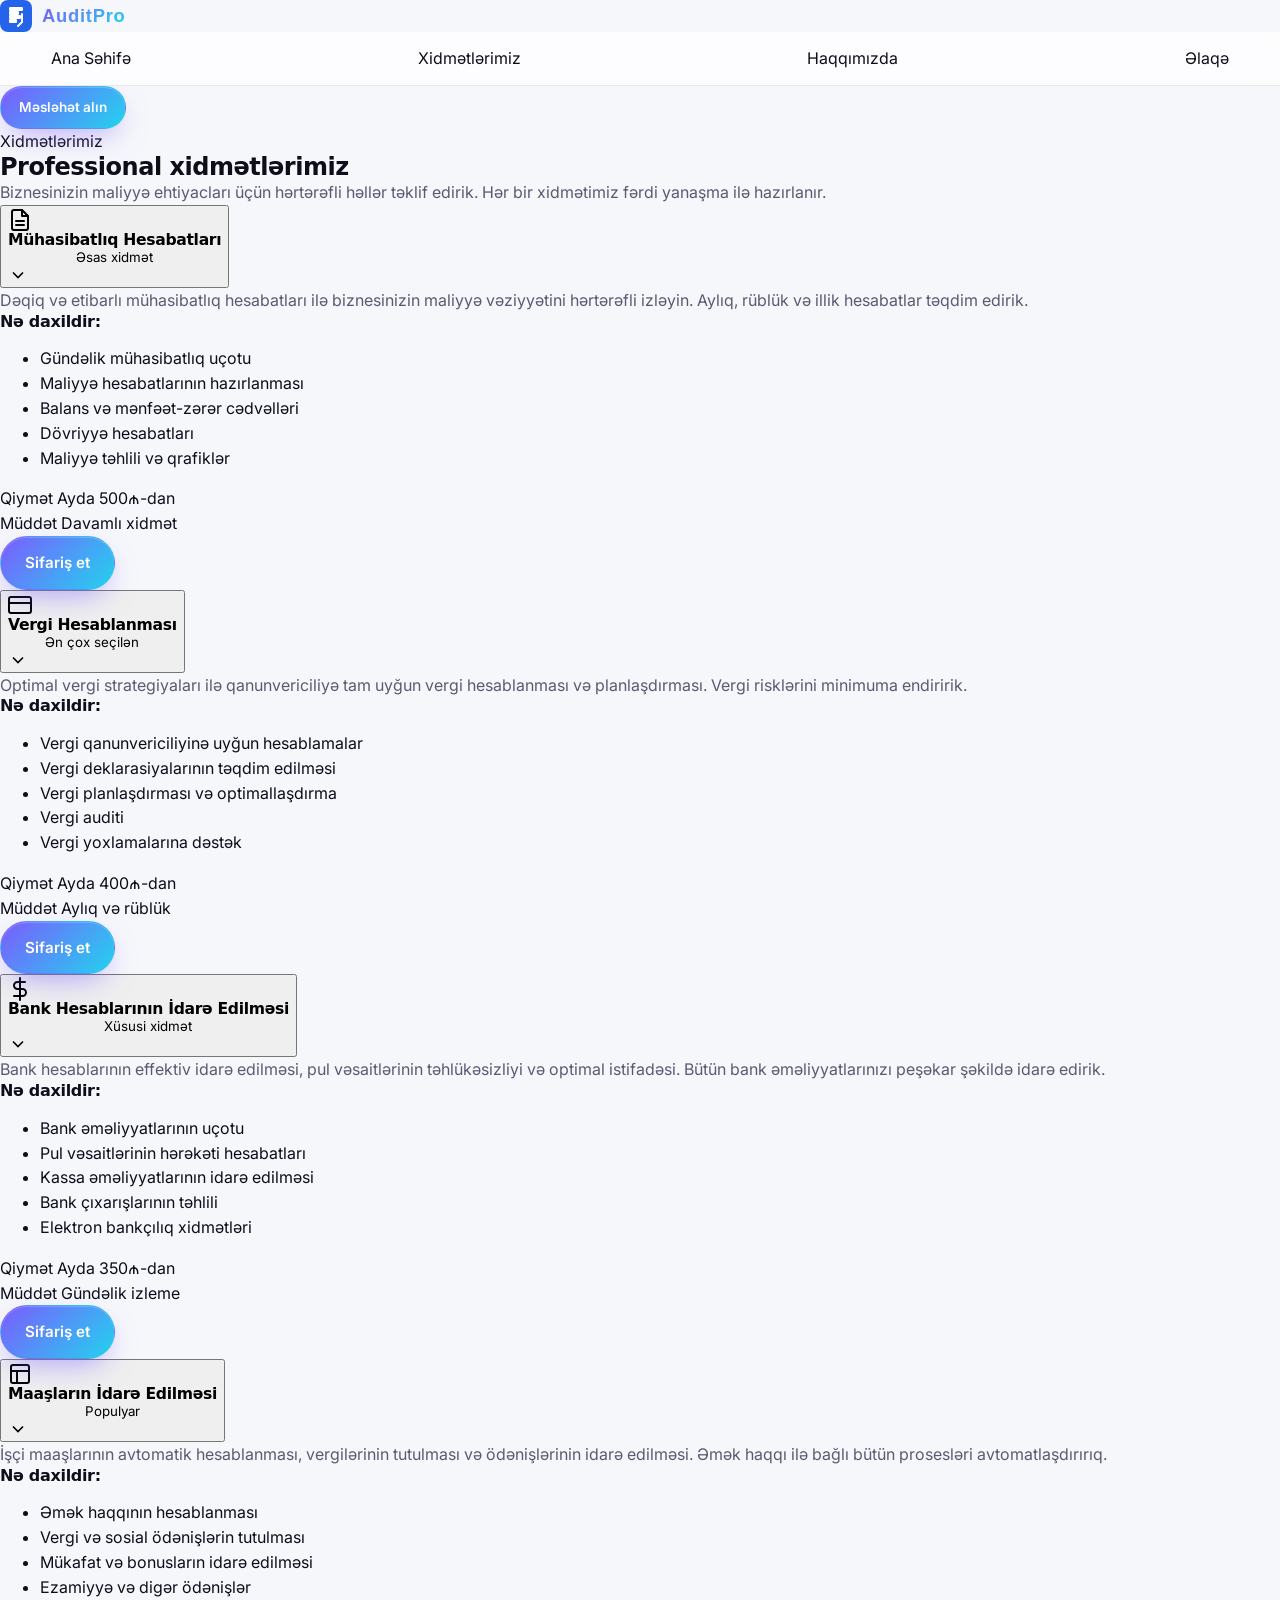
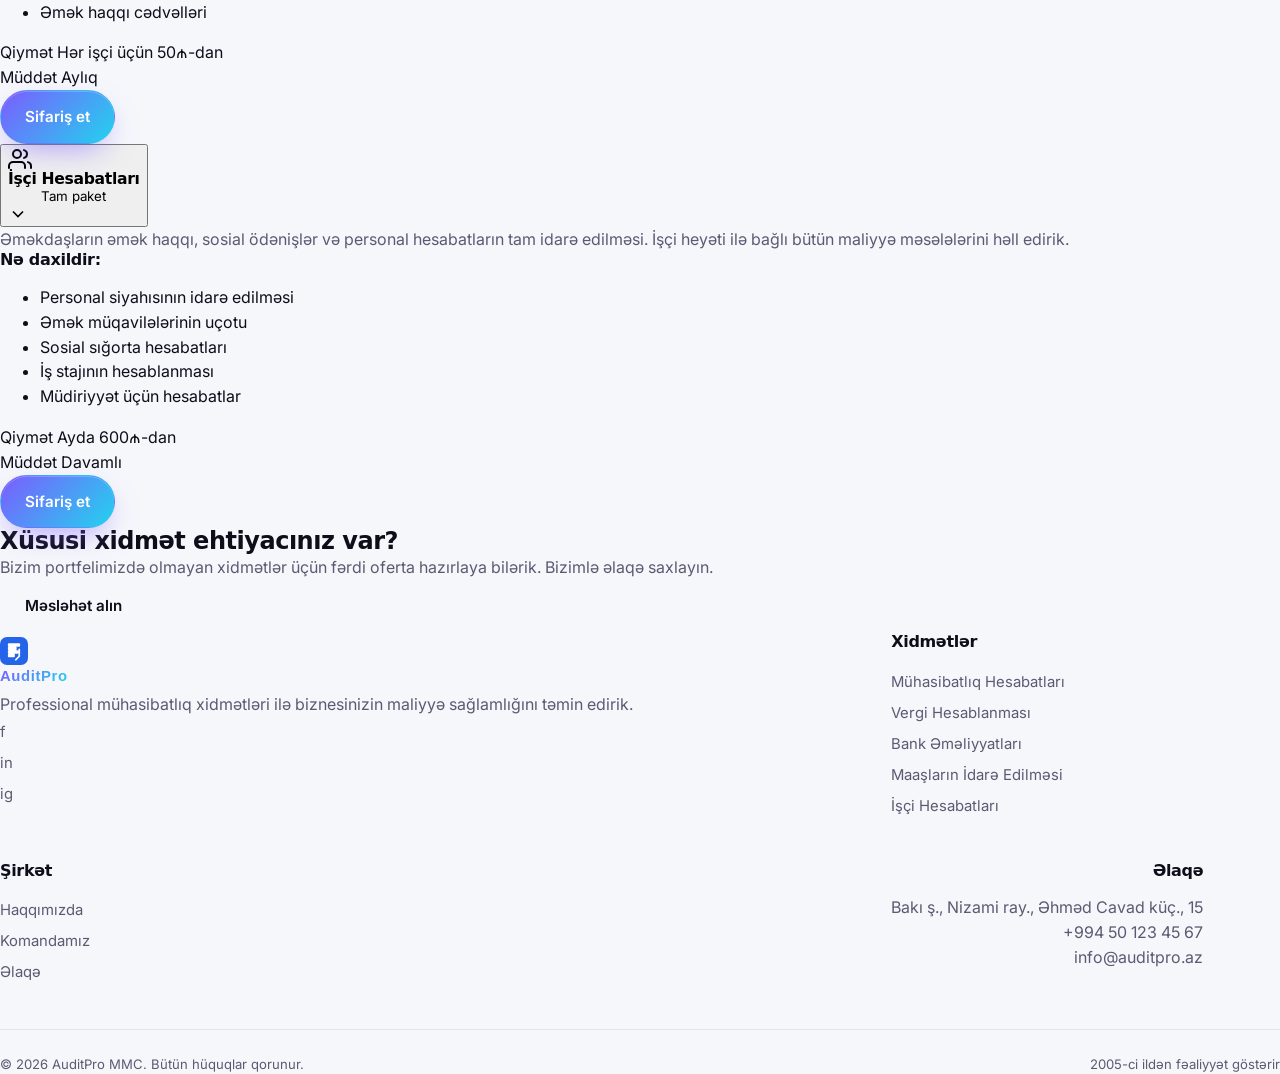
<file: xidmetlerimiz.html>
<!DOCTYPE html>
<html lang="az">
<head>
  <meta charset="UTF-8" />
  <meta name="viewport" content="width=device-width, initial-scale=1.0" />
  <meta name="description" content="Professional mühasibatlıq xidmətləri. Vergi hesablanması, maliyyə hesabatları, işçi idarəetməsi və bank əməliyyatları." />
  <title>Xidmətlərimiz — AuditPro</title>
  <link rel="preconnect" href="https://fonts.googleapis.com" />
  <link rel="preconnect" href="https://fonts.gstatic.com" crossorigin />
  <link href="https://fonts.googleapis.com/css2?family=Inter:wght@400;500;600;700;800&family=DM+Serif+Display&display=swap" rel="stylesheet" />
  <link rel="stylesheet" href="styles.css" />
</head>
<body>
  <header class="site-header">
    <div class="container header-inner">
      <a href="index.html" class="logo">
        <span class="logo-icon">
          <svg width="32" height="32" viewBox="0 0 32 32" fill="none">
            <rect width="32" height="32" rx="8" fill="url(#logoGrad)"/>
            <path d="M10 8h12v2H10zM10 12h8v2h-8zM10 16h10v2H10zM10 20h6v2h-6zM22 14v8l-4 4" stroke="white" stroke-width="2" stroke-linecap="round" stroke-linejoin="round"/>
            <defs>
              <linearGradient id="logoGrad" x1="0" y1="0" x2="32" y2="32">
                <stop stop-color="#2563EB"/>
                <stop offset="1" stop-color="#0D9488"/>
              </linearGradient>
            </defs>
          </svg>
        </span>
        <span class="logo-text">AuditPro</span>
      </a>
      <nav class="nav" aria-label="Əsas menyu">
        <a href="index.html">Ana Səhifə</a>
        <a href="xidmetlerimiz.html" class="active">Xidmətlərimiz</a>
        <a href="haqqimizda.html">Haqqımızda</a>
        <a href="elaqe.html">Əlaqə</a>
      </nav>
      <div class="header-actions">
        <a href="elaqe.html" class="btn btn-primary btn-sm">Məsləhət alın</a>
        <button class="burger" id="burger" aria-label="Menyu" aria-expanded="false">
          <span></span><span></span><span></span>
        </button>
      </div>
    </div>
  </header>

  <main>
    <section class="page-header">
      <div class="container">
        <span class="section-badge">Xidmətlərimiz</span>
        <h1>Professional xidmətlərimiz</h1>
        <p class="page-header-desc">Biznesinizin maliyyə ehtiyacları üçün hərtərəfli həllər təklif edirik. Hər bir xidmətimiz fərdi yanaşma ilə hazırlanır.</p>
      </div>
    </section>

    <section class="services-list">
      <div class="container">
        <div class="accordion" id="servicesAccordion">

          <div class="accordion-item" id="hesabatlar">
            <button class="accordion-trigger" aria-expanded="false">
              <div class="accordion-header">
                <div class="accordion-icon">
                  <svg width="24" height="24" viewBox="0 0 24 24" fill="none" stroke="currentColor" stroke-width="2" stroke-linecap="round" stroke-linejoin="round">
                    <path d="M14 2H6a2 2 0 0 0-2 2v16a2 2 0 0 0 2 2h12a2 2 0 0 0 2-2V8z"/>
                    <polyline points="14 2 14 8 20 8"/>
                    <line x1="16" y1="13" x2="8" y2="13"/>
                    <line x1="16" y1="17" x2="8" y2="17"/>
                  </svg>
                </div>
                <div class="accordion-title">
                  <h3>Mühasibatlıq Hesabatları</h3>
                  <span class="accordion-tag">Əsas xidmət</span>
                </div>
              </div>
              <div class="accordion-arrow">
                <svg width="20" height="20" viewBox="0 0 24 24" fill="none" stroke="currentColor" stroke-width="2"><polyline points="6 9 12 15 18 9"/></svg>
              </div>
            </button>
            <div class="accordion-content">
              <div class="accordion-inner">
                <div class="accordion-desc">
                  <p>Dəqiq və etibarlı mühasibatlıq hesabatları ilə biznesinizin maliyyə vəziyyətini hərtərəfli izləyin. Aylıq, rüblük və illik hesabatlar təqdim edirik.</p>
                  <h4>Nə daxildir:</h4>
                  <ul>
                    <li>Gündəlik mühasibatlıq uçotu</li>
                    <li>Maliyyə hesabatlarının hazırlanması</li>
                    <li>Balans və mənfəət-zərər cədvəlləri</li>
                    <li>Dövriyyə hesabatları</li>
                    <li>Maliyyə təhlili və qrafiklər</li>
                  </ul>
                </div>
                <div class="accordion-meta">
                  <div class="meta-item">
                    <span class="meta-label">Qiymət</span>
                    <span class="meta-value">Ayda 500₼-dan</span>
                  </div>
                  <div class="meta-item">
                    <span class="meta-label">Müddət</span>
                    <span class="meta-value">Davamlı xidmət</span>
                  </div>
                  <a href="elaqe.html" class="btn btn-primary">Sifariş et</a>
                </div>
              </div>
            </div>
          </div>

          <div class="accordion-item" id="vergi">
            <button class="accordion-trigger" aria-expanded="false">
              <div class="accordion-header">
                <div class="accordion-icon">
                  <svg width="24" height="24" viewBox="0 0 24 24" fill="none" stroke="currentColor" stroke-width="2" stroke-linecap="round" stroke-linejoin="round">
                    <rect x="1" y="4" width="22" height="16" rx="2" ry="2"/>
                    <line x1="1" y1="10" x2="23" y2="10"/>
                  </svg>
                </div>
                <div class="accordion-title">
                  <h3>Vergi Hesablanması</h3>
                  <span class="accordion-tag popular">Ən çox seçilən</span>
                </div>
              </div>
              <div class="accordion-arrow">
                <svg width="20" height="20" viewBox="0 0 24 24" fill="none" stroke="currentColor" stroke-width="2"><polyline points="6 9 12 15 18 9"/></svg>
              </div>
            </button>
            <div class="accordion-content">
              <div class="accordion-inner">
                <div class="accordion-desc">
                  <p>Optimal vergi strategiyaları ilə qanunvericiliyə tam uyğun vergi hesablanması və planlaşdırması. Vergi risklərini minimuma endiririk.</p>
                  <h4>Nə daxildir:</h4>
                  <ul>
                    <li>Vergi qanunvericiliyinə uyğun hesablamalar</li>
                    <li>Vergi deklarasiyalarının təqdim edilməsi</li>
                    <li>Vergi planlaşdırması və optimallaşdırma</li>
                    <li>Vergi auditi</li>
                    <li>Vergi yoxlamalarına dəstək</li>
                  </ul>
                </div>
                <div class="accordion-meta">
                  <div class="meta-item">
                    <span class="meta-label">Qiymət</span>
                    <span class="meta-value">Ayda 400₼-dan</span>
                  </div>
                  <div class="meta-item">
                    <span class="meta-label">Müddət</span>
                    <span class="meta-value">Aylıq və rüblük</span>
                  </div>
                  <a href="elaqe.html" class="btn btn-primary">Sifariş et</a>
                </div>
              </div>
            </div>
          </div>

          <div class="accordion-item" id="bank">
            <button class="accordion-trigger" aria-expanded="false">
              <div class="accordion-header">
                <div class="accordion-icon">
                  <svg width="24" height="24" viewBox="0 0 24 24" fill="none" stroke="currentColor" stroke-width="2" stroke-linecap="round" stroke-linejoin="round">
                    <line x1="12" y1="1" x2="12" y2="23"/>
                    <path d="M17 5H9.5a3.5 3.5 0 0 0 0 7h5a3.5 3.5 0 0 1 0 7H6"/>
                  </svg>
                </div>
                <div class="accordion-title">
                  <h3>Bank Hesablarının İdarə Edilməsi</h3>
                  <span class="accordion-tag">Xüsusi xidmət</span>
                </div>
              </div>
              <div class="accordion-arrow">
                <svg width="20" height="20" viewBox="0 0 24 24" fill="none" stroke="currentColor" stroke-width="2"><polyline points="6 9 12 15 18 9"/></svg>
              </div>
            </button>
            <div class="accordion-content">
              <div class="accordion-inner">
                <div class="accordion-desc">
                  <p>Bank hesablarının effektiv idarə edilməsi, pul vəsaitlərinin təhlükəsizliyi və optimal istifadəsi. Bütün bank əməliyyatlarınızı peşəkar şəkildə idarə edirik.</p>
                  <h4>Nə daxildir:</h4>
                  <ul>
                    <li>Bank əməliyyatlarının uçotu</li>
                    <li>Pul vəsaitlərinin hərəkəti hesabatları</li>
                    <li>Kassa əməliyyatlarının idarə edilməsi</li>
                    <li>Bank çıxarışlarının təhlili</li>
                    <li>Elektron bankçılıq xidmətləri</li>
                  </ul>
                </div>
                <div class="accordion-meta">
                  <div class="meta-item">
                    <span class="meta-label">Qiymət</span>
                    <span class="meta-value">Ayda 350₼-dan</span>
                  </div>
                  <div class="meta-item">
                    <span class="meta-label">Müddət</span>
                    <span class="meta-value">Gündəlik izleme</span>
                  </div>
                  <a href="elaqe.html" class="btn btn-primary">Sifariş et</a>
                </div>
              </div>
            </div>
          </div>

          <div class="accordion-item" id="maas">
            <button class="accordion-trigger" aria-expanded="false">
              <div class="accordion-header">
                <div class="accordion-icon">
                  <svg width="24" height="24" viewBox="0 0 24 24" fill="none" stroke="currentColor" stroke-width="2" stroke-linecap="round" stroke-linejoin="round">
                    <rect x="3" y="3" width="18" height="18" rx="2" ry="2"/>
                    <line x1="3" y1="9" x2="21" y2="9"/>
                    <line x1="9" y1="21" x2="9" y2="9"/>
                  </svg>
                </div>
                <div class="accordion-title">
                  <h3>Maaşların İdarə Edilməsi</h3>
                  <span class="accordion-tag">Populyar</span>
                </div>
              </div>
              <div class="accordion-arrow">
                <svg width="20" height="20" viewBox="0 0 24 24" fill="none" stroke="currentColor" stroke-width="2"><polyline points="6 9 12 15 18 9"/></svg>
              </div>
            </button>
            <div class="accordion-content">
              <div class="accordion-inner">
                <div class="accordion-desc">
                  <p>İşçi maaşlarının avtomatik hesablanması, vergilərinin tutulması və ödənişlərinin idarə edilməsi. Əmək haqqı ilə bağlı bütün prosesləri avtomatlaşdırırıq.</p>
                  <h4>Nə daxildir:</h4>
                  <ul>
                    <li>Əmək haqqının hesablanması</li>
                    <li>Vergi və sosial ödənişlərin tutulması</li>
                    <li>Mükafat və bonusların idarə edilməsi</li>
                    <li>Ezamiyyə və digər ödənişlər</li>
                    <li>Əmək haqqı cədvəlləri</li>
                  </ul>
                </div>
                <div class="accordion-meta">
                  <div class="meta-item">
                    <span class="meta-label">Qiymət</span>
                    <span class="meta-value">Hər işçi üçün 50₼-dan</span>
                  </div>
                  <div class="meta-item">
                    <span class="meta-label">Müddət</span>
                    <span class="meta-value">Aylıq</span>
                  </div>
                  <a href="elaqe.html" class="btn btn-primary">Sifariş et</a>
                </div>
              </div>
            </div>
          </div>

          <div class="accordion-item" id="isci">
            <button class="accordion-trigger" aria-expanded="false">
              <div class="accordion-header">
                <div class="accordion-icon">
                  <svg width="24" height="24" viewBox="0 0 24 24" fill="none" stroke="currentColor" stroke-width="2" stroke-linecap="round" stroke-linejoin="round">
                    <path d="M17 21v-2a4 4 0 0 0-4-4H5a4 4 0 0 0-4 4v2"/>
                    <circle cx="9" cy="7" r="4"/>
                    <path d="M23 21v-2a4 4 0 0 0-3-3.87"/>
                    <path d="M16 3.13a4 4 0 0 1 0 7.75"/>
                  </svg>
                </div>
                <div class="accordion-title">
                  <h3>İşçi Hesabatları</h3>
                  <span class="accordion-tag">Tam paket</span>
                </div>
              </div>
              <div class="accordion-arrow">
                <svg width="20" height="20" viewBox="0 0 24 24" fill="none" stroke="currentColor" stroke-width="2"><polyline points="6 9 12 15 18 9"/></svg>
              </div>
            </button>
            <div class="accordion-content">
              <div class="accordion-inner">
                <div class="accordion-desc">
                  <p>Əməkdaşların əmək haqqı, sosial ödənişlər və personal hesabatların tam idarə edilməsi. İşçi heyəti ilə bağlı bütün maliyyə məsələlərini həll edirik.</p>
                  <h4>Nə daxildir:</h4>
                  <ul>
                    <li>Personal siyahısının idarə edilməsi</li>
                    <li>Əmək müqavilələrinin uçotu</li>
                    <li>Sosial sığorta hesabatları</li>
                    <li>İş stajının hesablanması</li>
                    <li>Müdiriyyət üçün hesabatlar</li>
                  </ul>
                </div>
                <div class="accordion-meta">
                  <div class="meta-item">
                    <span class="meta-label">Qiymət</span>
                    <span class="meta-value">Ayda 600₼-dan</span>
                  </div>
                  <div class="meta-item">
                    <span class="meta-label">Müddət</span>
                    <span class="meta-value">Davamlı</span>
                  </div>
                  <a href="elaqe.html" class="btn btn-primary">Sifariş et</a>
                </div>
              </div>
            </div>
          </div>

        </div>
      </div>
    </section>

    <section class="custom-service">
      <div class="container">
        <div class="custom-service-box">
          <div class="custom-service-content">
            <h2>Xüsusi xidmət ehtiyacınız var?</h2>
            <p>Bizim portfelimizdə olmayan xidmətlər üçün fərdi oferta hazırlaya bilərik. Bizimlə əlaqə saxlayın.</p>
          </div>
          <a href="elaqe.html" class="btn btn-white">Məsləhət alın</a>
        </div>
      </div>
    </section>
  </main>

  <footer class="site-footer">
    <div class="container footer-grid">
      <div class="footer-brand">
        <a href="index.html" class="logo">
          <span class="logo-icon">
            <svg width="28" height="28" viewBox="0 0 32 32" fill="none">
              <rect width="32" height="32" rx="8" fill="url(#logoGrad2)"/>
              <path d="M10 8h12v2H10zM10 12h8v2h-8zM10 16h10v2H10zM10 20h6v2h-6zM22 14v8l-4 4" stroke="white" stroke-width="2" stroke-linecap="round" stroke-linejoin="round"/>
              <defs>
                <linearGradient id="logoGrad2" x1="0" y1="0" x2="32" y2="32">
                  <stop stop-color="#2563EB"/>
                  <stop offset="1" stop-color="#0D9488"/>
                </linearGradient>
              </defs>
            </svg>
          </span>
          <span class="logo-text">AuditPro</span>
        </a>
        <p class="footer-tagline">Professional mühasibatlıq xidmətləri ilə biznesinizin maliyyə sağlamlığını təmin edirik.</p>
        <div class="social-links">
          <a href="#" aria-label="Facebook">f</a>
          <a href="#" aria-label="LinkedIn">in</a>
          <a href="#" aria-label="Instagram">ig</a>
        </div>
      </div>
      <div class="footer-col">
        <h4>Xidmətlər</h4>
        <a href="xidmetlerimiz.html#hesabatlar">Mühasibatlıq Hesabatları</a>
        <a href="xidmetlerimiz.html#vergi">Vergi Hesablanması</a>
        <a href="xidmetlerimiz.html#bank">Bank Əməliyyatları</a>
        <a href="xidmetlerimiz.html#maas">Maaşların İdarə Edilməsi</a>
        <a href="xidmetlerimiz.html#isci">İşçi Hesabatları</a>
      </div>
      <div class="footer-col">
        <h4>Şirkət</h4>
        <a href="haqqimizda.html">Haqqımızda</a>
        <a href="haqqimizda.html#komanda">Komandamız</a>
        <a href="elaqe.html">Əlaqə</a>
      </div>
      <div class="footer-col">
        <h4>Əlaqə</h4>
        <p>Bakı ş., Nizami ray., Əhməd Cavad küç., 15</p>
        <p>+994 50 123 45 67</p>
        <p>info@auditpro.az</p>
      </div>
    </div>
    <div class="container footer-bottom">
      <p>© 2026 AuditPro MMC. Bütün hüquqlar qorunur.</p>
      <p>2005-ci ildən fəaliyyət göstərir</p>
    </div>
  </footer>

  <script src="script.js"></script>
</body>
</html>
</file>
<file: styles.css>
/* =========================================================
   VOYAGE — modern travel landing
   Dual theme (dark / light), 3D scene, smooth animations.
   ========================================================= */

:root {
  --c-primary: #7c5cff;
  --c-primary-2: #22d3ee;
  --c-accent: #ff7eb6;
  --c-success: #34d399;

  --radius-sm: 10px;
  --radius: 18px;
  --radius-lg: 28px;

  --shadow-sm: 0 4px 16px rgba(0,0,0,.08);
  --shadow: 0 12px 40px rgba(0,0,0,.18);
  --shadow-lg: 0 30px 80px rgba(0,0,0,.32);

  --ease: cubic-bezier(.22,.61,.36,1);
  --t: .35s var(--ease);

  --maxw: 1280px;
  --pad: clamp(20px, 4vw, 64px);
}

/* ---------- THEMES ---------- */
[data-theme="dark"] {
  --bg: #07070d;
  --bg-2: #0d0d18;
  --surface: rgba(255,255,255,.04);
  --surface-2: rgba(255,255,255,.07);
  --surface-strong: rgba(255,255,255,.1);
  --border: rgba(255,255,255,.09);
  --border-strong: rgba(255,255,255,.18);
  --text: #f3f3fb;
  --text-mute: #9b9bb3;
  --text-dim: #6b6b85;
  --nav-bg: rgba(10,10,18,.65);
  --card-bg: rgba(255,255,255,.04);
  --orb-1: #7c5cff;
  --orb-2: #22d3ee;
  --orb-3: #ff4ecd;
  --grid-color: rgba(255,255,255,.04);
  --glow-strength: .8;
}

[data-theme="light"] {
  --bg: #f6f7fb;
  --bg-2: #ffffff;
  --surface: #ffffff;
  --surface-2: #f3f4fa;
  --surface-strong: #ffffff;
  --border: rgba(15,15,35,.08);
  --border-strong: rgba(15,15,35,.14);
  --text: #0e0e1a;
  --text-mute: #5a5a72;
  --text-dim: #8f8fa6;
  --nav-bg: rgba(255,255,255,.75);
  --card-bg: #ffffff;
  --orb-1: #7c5cff;
  --orb-2: #22d3ee;
  --orb-3: #ff7eb6;
  --grid-color: rgba(15,15,35,.05);
  --glow-strength: .35;
}

/* ---------- BASE ---------- */
* { box-sizing: border-box; }
html { scroll-behavior: smooth; }
body {
  margin: 0;
  min-height: 100vh;
  font-family: 'Inter', system-ui, sans-serif;
  background: var(--bg);
  color: var(--text);
  -webkit-font-smoothing: antialiased;
  line-height: 1.55;
  overflow-x: hidden;
  transition: background .5s var(--ease), color .5s var(--ease);
}

h1, h2, h3, h4 {
  font-family: 'Space Grotesk', system-ui, sans-serif;
  font-weight: 700;
  line-height: 1.1;
  letter-spacing: -.02em;
  margin: 0;
}

p { margin: 0; color: var(--text-mute); }

a { color: inherit; text-decoration: none; transition: color var(--t); }

img, svg { display: block; max-width: 100%; }

button { font-family: inherit; cursor: pointer; }

::selection { background: var(--c-primary); color: #fff; }

/* ---------- BACKGROUND ORBS ---------- */
.bg-orbs {
  position: fixed; inset: 0; z-index: -2;
  overflow: hidden; pointer-events: none;
}
.orb {
  position: absolute;
  border-radius: 50%;
  filter: blur(80px);
  opacity: var(--glow-strength);
  will-change: transform;
}
.orb-1 {
  width: 600px; height: 600px;
  background: var(--orb-1);
  top: -10%; left: -10%;
  animation: orbDrift 22s var(--ease) infinite alternate;
}
.orb-2 {
  width: 500px; height: 500px;
  background: var(--orb-2);
  top: 30%; right: -15%;
  animation: orbDrift2 28s var(--ease) infinite alternate;
}
.orb-3 {
  width: 450px; height: 450px;
  background: var(--orb-3);
  bottom: -15%; left: 30%;
  animation: orbDrift3 25s var(--ease) infinite alternate;
}
@keyframes orbDrift  { from { transform: translate(0,0) scale(1); } to { transform: translate(80px,60px) scale(1.15); } }
@keyframes orbDrift2 { from { transform: translate(0,0) scale(1); } to { transform: translate(-60px,40px) scale(.95); } }
@keyframes orbDrift3 { from { transform: translate(0,0) scale(1); } to { transform: translate(40px,-80px) scale(1.1); } }

.bg-grid {
  position: fixed; inset: 0; z-index: -1; pointer-events: none;
  background-image:
    linear-gradient(var(--grid-color) 1px, transparent 1px),
    linear-gradient(90deg, var(--grid-color) 1px, transparent 1px);
  background-size: 48px 48px;
  mask-image: radial-gradient(ellipse at center, #000 30%, transparent 75%);
  -webkit-mask-image: radial-gradient(ellipse at center, #000 30%, transparent 75%);
}

/* ---------- NAVIGATION ---------- */
.nav {
  position: sticky; top: 0; z-index: 50;
  display: flex; align-items: center; justify-content: space-between;
  padding: 14px var(--pad);
  background: var(--nav-bg);
  backdrop-filter: blur(20px) saturate(180%);
  -webkit-backdrop-filter: blur(20px) saturate(180%);
  border-bottom: 1px solid var(--border);
  transition: background var(--t), border-color var(--t);
}

.logo {
  display: flex; align-items: center; gap: 10px;
  font-family: 'Space Grotesk', sans-serif;
  font-weight: 700; font-size: 1.15rem;
  letter-spacing: .04em;
}
.logo-mark { width: 28px; height: 28px; display: inline-flex; }
.logo-mark svg { width: 100%; height: 100%; filter: drop-shadow(0 0 12px rgba(124,92,255,.5)); }
.logo-text { background: linear-gradient(135deg, var(--c-primary), var(--c-primary-2)); -webkit-background-clip: text; background-clip: text; color: transparent; }

.nav-links {
  display: flex; gap: 32px;
  font-size: .94rem; font-weight: 500;
}
.nav-links a { color: var(--text-mute); position: relative; }
.nav-links a::after {
  content: ''; position: absolute;
  left: 0; bottom: -6px;
  width: 100%; height: 2px;
  background: linear-gradient(90deg, var(--c-primary), var(--c-primary-2));
  transform: scaleX(0); transform-origin: left;
  transition: transform var(--t);
  border-radius: 2px;
}
.nav-links a:hover { color: var(--text); }
.nav-links a:hover::after { transform: scaleX(1); }

.nav-actions { display: flex; align-items: center; gap: 12px; }

.theme-toggle {
  width: 40px; height: 40px;
  border-radius: 50%;
  border: 1px solid var(--border);
  background: var(--surface);
  color: var(--text);
  display: inline-flex; align-items: center; justify-content: center;
  position: relative; overflow: hidden;
  transition: all var(--t);
}
.theme-toggle:hover { border-color: var(--c-primary); transform: translateY(-2px); }
.theme-toggle svg { width: 18px; height: 18px; position: absolute; transition: all .5s var(--ease); }
[data-theme="dark"] .icon-sun  { opacity: 1; transform: rotate(0) scale(1); }
[data-theme="dark"] .icon-moon { opacity: 0; transform: rotate(90deg) scale(.5); }
[data-theme="light"] .icon-sun  { opacity: 0; transform: rotate(-90deg) scale(.5); }
[data-theme="light"] .icon-moon { opacity: 1; transform: rotate(0) scale(1); }

.burger {
  display: none;
  width: 40px; height: 40px;
  background: transparent;
  border: 1px solid var(--border);
  border-radius: 50%;
  flex-direction: column; gap: 4px; align-items: center; justify-content: center;
}
.burger span { width: 18px; height: 2px; background: var(--text); border-radius: 2px; transition: all var(--t); }

/* ---------- BUTTONS ---------- */
.btn {
  display: inline-flex; align-items: center; gap: 10px;
  padding: 14px 24px;
  font-weight: 600; font-size: .95rem;
  border-radius: 999px;
  border: 1px solid transparent;
  transition: all var(--t);
  position: relative;
  white-space: nowrap;
}
.btn svg { width: 18px; height: 18px; }

.btn-primary {
  background: linear-gradient(135deg, var(--c-primary), var(--c-primary-2));
  color: #fff;
  box-shadow: 0 12px 30px -10px rgba(124,92,255,.6), inset 0 1px 0 rgba(255,255,255,.2);
}
.btn-primary:hover {
  transform: translateY(-2px);
  box-shadow: 0 20px 45px -12px rgba(124,92,255,.7), inset 0 1px 0 rgba(255,255,255,.25);
}

.btn-ghost {
  background: var(--surface);
  color: var(--text);
  border-color: var(--border-strong);
  backdrop-filter: blur(10px);
}
.btn-ghost:hover { background: var(--surface-2); border-color: var(--c-primary); }

.btn-light { background: #fff; color: #0e0e1a; }
.btn-light:hover { transform: translateY(-2px); box-shadow: 0 16px 40px -10px rgba(0,0,0,.4); }

.btn-light-bg { background: rgba(255,255,255,.15); border-color: rgba(255,255,255,.3); color: #fff; }
.btn-light-bg:hover { background: rgba(255,255,255,.25); }

.btn-sm { padding: 10px 18px; font-size: .85rem; }

/* ---------- HERO ---------- */
.hero {
  position: relative;
  display: grid;
  grid-template-columns: 1.05fr 1fr;
  gap: 40px;
  align-items: center;
  max-width: var(--maxw);
  margin: 0 auto;
  padding: 60px var(--pad) 80px;
  min-height: 88vh;
}

.hero-content { position: relative; z-index: 2; }

.badge {
  display: inline-flex; align-items: center; gap: 8px;
  padding: 8px 14px;
  font-size: .82rem; font-weight: 500;
  color: var(--text-mute);
  background: var(--surface);
  border: 1px solid var(--border);
  border-radius: 999px;
  margin-bottom: 24px;
  backdrop-filter: blur(10px);
}
.badge .dot {
  width: 8px; height: 8px;
  background: var(--c-success);
  border-radius: 50%;
  box-shadow: 0 0 0 4px rgba(52,211,153,.25);
  animation: pulse 2s ease-in-out infinite;
}
@keyframes pulse {
  0%,100% { box-shadow: 0 0 0 4px rgba(52,211,153,.25); }
  50% { box-shadow: 0 0 0 8px rgba(52,211,153,0); }
}

.hero-title {
  font-size: clamp(2.6rem, 6vw, 5rem);
  margin-bottom: 22px;
}
.grad-text {
  background: linear-gradient(135deg, var(--c-primary), var(--c-primary-2));
  -webkit-background-clip: text; background-clip: text;
  color: transparent;
  position: relative;
}
.grad-text-2 {
  background: linear-gradient(135deg, var(--c-accent), var(--c-primary));
  -webkit-background-clip: text; background-clip: text;
  color: transparent;
}

.hero-sub {
  font-size: clamp(1rem, 1.4vw, 1.18rem);
  max-width: 520px;
  margin-bottom: 36px;
}

.hero-cta { display: flex; gap: 14px; flex-wrap: wrap; margin-bottom: 48px; }

.trust-row {
  display: flex; align-items: center; gap: 28px;
  flex-wrap: wrap;
}
.trust-item { display: flex; flex-direction: column; gap: 4px; }
.trust-item strong {
  font-family: 'Space Grotesk', sans-serif;
  font-size: 1.65rem; font-weight: 700;
  background: linear-gradient(135deg, var(--c-primary), var(--c-primary-2));
  -webkit-background-clip: text; background-clip: text;
  color: transparent;
}
.trust-item span { color: var(--text-mute); font-size: .82rem; line-height: 1.35; }
.trust-divider { width: 1px; height: 38px; background: var(--border); }

/* ---------- 3D SCENE ---------- */
.hero-3d {
  position: relative;
  height: 560px;
  perspective: 1200px;
}
.scene {
  position: relative;
  width: 100%; height: 100%;
  transform-style: preserve-3d;
}

.planet {
  position: absolute;
  top: 50%; left: 50%;
  width: 320px; height: 320px;
  transform: translate(-50%,-50%) rotateX(15deg);
  transform-style: preserve-3d;
  animation: planetSpin 30s linear infinite;
}
.planet-core {
  position: absolute; inset: 60px;
  border-radius: 50%;
  background:
    radial-gradient(circle at 30% 30%, #b8a4ff 0%, #7c5cff 35%, #4528b8 75%, #1a0e4d 100%);
  box-shadow:
    inset -30px -30px 80px rgba(0,0,0,.55),
    inset 20px 20px 40px rgba(255,255,255,.15),
    0 30px 60px -10px rgba(124,92,255,.55);
}
.planet-glow {
  position: absolute; inset: 0;
  border-radius: 50%;
  background: radial-gradient(circle, rgba(124,92,255,.4) 0%, transparent 70%);
  filter: blur(20px);
}
.planet-ring {
  position: absolute;
  top: 50%; left: 50%;
  width: 100%; height: 100%;
  border: 2px solid rgba(124,92,255,.4);
  border-radius: 50%;
  transform: translate(-50%,-50%) rotateX(75deg) scale(1.4);
  box-shadow: 0 0 30px rgba(124,92,255,.3), inset 0 0 30px rgba(34,211,238,.3);
}
.planet-ring::after {
  content: '';
  position: absolute; inset: -10px;
  border: 1px dashed rgba(34,211,238,.35);
  border-radius: 50%;
}
@keyframes planetSpin {
  from { transform: translate(-50%,-50%) rotateX(15deg) rotateY(0); }
  to   { transform: translate(-50%,-50%) rotateX(15deg) rotateY(360deg); }
}

.plane {
  position: absolute;
  top: 50%; left: 50%;
  width: 56px; height: 56px;
  color: #fff;
  filter: drop-shadow(0 0 14px var(--c-primary-2));
  transform-origin: center;
  animation: planeOrbit 12s linear infinite;
}
.plane svg { width: 100%; height: 100%; }
@keyframes planeOrbit {
  from { transform: translate(-50%,-50%) rotate(0deg) translateX(220px) rotate(0deg); }
  to   { transform: translate(-50%,-50%) rotate(360deg) translateX(220px) rotate(-360deg); }
}

.floating-card {
  position: absolute;
  background: var(--card-bg);
  backdrop-filter: blur(20px);
  border: 1px solid var(--border-strong);
  border-radius: var(--radius);
  padding: 16px 18px;
  box-shadow: var(--shadow);
  font-size: .85rem;
  z-index: 3;
}

.card-flight {
  top: 8%; left: -2%;
  width: 260px;
  animation: float 6s var(--ease) infinite;
}
.card-hotel {
  bottom: 12%; right: -2%;
  width: 240px;
  display: flex; gap: 12px; align-items: center;
  animation: float 7s var(--ease) infinite reverse;
}
.card-stat {
  top: 60%; left: 5%;
  width: 180px;
  text-align: center;
  animation: float 8s var(--ease) infinite;
}
@keyframes float {
  0%,100% { transform: translateY(0) rotate(-2deg); }
  50%     { transform: translateY(-20px) rotate(2deg); }
}

.fc-head { display: flex; justify-content: space-between; margin-bottom: 12px; }
.fc-airline { font-size: .72rem; color: var(--text-mute); letter-spacing: .04em; text-transform: uppercase; }
.fc-price { font-family: 'Space Grotesk', sans-serif; font-weight: 700; color: var(--c-primary-2); }
.fc-route { display: flex; align-items: center; gap: 8px; }
.fc-city { display: flex; flex-direction: column; }
.fc-city strong { font-size: 1.1rem; font-family: 'Space Grotesk', sans-serif; }
.fc-city span { font-size: .75rem; color: var(--text-mute); }
.fc-line { flex: 1; display: flex; flex-direction: column; align-items: center; gap: 2px; color: var(--c-primary); }
.fc-line svg { width: 100%; height: 16px; }
.fc-time { font-size: .7rem; color: var(--text-mute); }

.fc-hotel-img {
  width: 48px; height: 48px;
  border-radius: 12px;
  background: linear-gradient(135deg, var(--c-primary), var(--c-primary-2));
  display: flex; align-items: center; justify-content: center;
  color: #fff;
  flex-shrink: 0;
}
.fc-hotel-img svg { width: 24px; height: 24px; }
.fc-hotel-name { font-weight: 700; font-family: 'Space Grotesk', sans-serif; }
.fc-hotel-meta { font-size: .72rem; color: var(--text-mute); margin: 2px 0 4px; }
.fc-hotel-price { font-size: .8rem; color: var(--text-mute); }
.fc-hotel-price strong { color: var(--text); font-size: 1rem; font-family: 'Space Grotesk', sans-serif; }

.fc-stat-num { font-family: 'Space Grotesk', sans-serif; font-size: 1.85rem; font-weight: 700; color: var(--c-success); }
.fc-stat-label { font-size: .72rem; color: var(--text-mute); }

/* ---------- SECTIONS ---------- */
.section {
  max-width: var(--maxw);
  margin: 0 auto;
  padding: 90px var(--pad);
}

.section-head { text-align: center; margin-bottom: 56px; }
.eyebrow {
  display: inline-block;
  padding: 6px 14px;
  font-size: .76rem; font-weight: 600;
  letter-spacing: .14em; text-transform: uppercase;
  color: var(--c-primary);
  background: rgba(124,92,255,.1);
  border: 1px solid rgba(124,92,255,.25);
  border-radius: 999px;
  margin-bottom: 16px;
}
.section-head h2 {
  font-size: clamp(2rem, 4vw, 3.2rem);
  margin-bottom: 14px;
}
.section-head p {
  max-width: 620px; margin: 0 auto;
  font-size: 1.05rem;
}
.sub-title {
  font-size: 1.4rem;
  margin: 56px 0 24px;
}

/* ---------- SEARCH CARD ---------- */
.search-card {
  background: var(--card-bg);
  backdrop-filter: blur(20px);
  border: 1px solid var(--border);
  border-radius: var(--radius-lg);
  padding: 24px;
  box-shadow: var(--shadow);
}

.search-tabs {
  display: flex; gap: 6px;
  background: var(--surface-2);
  padding: 6px;
  border-radius: 14px;
  margin-bottom: 22px;
  width: fit-content;
}
.tab {
  display: inline-flex; align-items: center; gap: 8px;
  padding: 10px 18px;
  background: transparent;
  border: none;
  color: var(--text-mute);
  font-weight: 500; font-size: .9rem;
  border-radius: 10px;
  transition: all var(--t);
}
.tab svg { width: 16px; height: 16px; }
.tab.active {
  background: var(--bg-2);
  color: var(--text);
  box-shadow: var(--shadow-sm);
}
.tab:not(.active):hover { color: var(--text); }

.search-form {
  display: grid;
  grid-template-columns: 1fr auto 1fr 1fr 1fr 1fr auto;
  gap: 8px;
  align-items: end;
}
.field {
  position: relative;
  background: var(--surface-2);
  border: 1px solid var(--border);
  border-radius: 14px;
  padding: 12px 16px;
  transition: border-color var(--t);
}
.field:focus-within { border-color: var(--c-primary); }
.field label {
  display: block;
  font-size: .72rem; color: var(--text-mute);
  text-transform: uppercase; letter-spacing: .08em;
  margin-bottom: 4px;
}
.field input, .field select {
  width: 100%;
  border: none; background: transparent;
  font-family: inherit; font-size: .95rem; font-weight: 500;
  color: var(--text);
  outline: none;
  padding: 0;
}
.field input::placeholder { color: var(--text-dim); }
.field-ico { display: none; }

.swap-btn {
  width: 40px; height: 40px;
  border-radius: 12px;
  background: var(--surface-2);
  border: 1px solid var(--border);
  color: var(--text-mute);
  display: inline-flex; align-items: center; justify-content: center;
  transition: all var(--t);
  align-self: center;
  margin-bottom: 4px;
}
.swap-btn svg { width: 18px; height: 18px; }
.swap-btn:hover { color: var(--c-primary); border-color: var(--c-primary); transform: rotate(180deg); }

.btn-search {
  padding: 16px 28px;
  height: 100%;
  min-height: 62px;
}

.search-extras {
  display: flex; gap: 10px; flex-wrap: wrap;
  margin-top: 18px;
}
.chip-check {
  display: inline-flex; align-items: center; gap: 8px;
  padding: 8px 14px;
  background: var(--surface-2);
  border: 1px solid var(--border);
  border-radius: 999px;
  font-size: .82rem;
  color: var(--text-mute);
  cursor: pointer;
  transition: all var(--t);
}
.chip-check:hover { color: var(--text); border-color: var(--border-strong); }
.chip-check input { accent-color: var(--c-primary); }

/* ---------- FLIGHT CARDS ---------- */
.cards-row {
  display: grid;
  grid-template-columns: repeat(auto-fill, minmax(260px, 1fr));
  gap: 20px;
}
.flight-card {
  background: var(--card-bg);
  border: 1px solid var(--border);
  border-radius: var(--radius);
  overflow: hidden;
  transition: all var(--t);
  cursor: pointer;
  position: relative;
}
.flight-card::after {
  content: '';
  position: absolute; inset: 0;
  border-radius: var(--radius);
  background: linear-gradient(135deg, rgba(124,92,255,.15), rgba(34,211,238,.15));
  opacity: 0;
  pointer-events: none;
  transition: opacity var(--t);
}
.flight-card:hover { transform: translateY(-8px); border-color: var(--c-primary); box-shadow: var(--shadow); }
.flight-card:hover::after { opacity: 1; }

.fc-img {
  aspect-ratio: 16/10;
  background-image: var(--img);
  background-size: cover; background-position: center;
  position: relative;
  transition: transform .6s var(--ease);
}
.flight-card:hover .fc-img { transform: scale(1.06); }
.fc-img::after {
  content: '';
  position: absolute; inset: 0;
  background: linear-gradient(180deg, transparent 40%, rgba(0,0,0,.5));
}
.fc-body { padding: 18px; position: relative; z-index: 2; }
.fc-row { display: flex; justify-content: space-between; margin-bottom: 10px; }
.fc-tag {
  font-size: .72rem; padding: 4px 10px;
  background: var(--surface-2);
  border-radius: 999px;
  color: var(--text-mute);
  border: 1px solid var(--border);
}
.fc-discount {
  font-size: .76rem; font-weight: 700;
  color: var(--c-success);
  padding: 4px 10px;
  background: rgba(52,211,153,.12);
  border-radius: 999px;
}
.fc-body h4 { font-size: 1.4rem; margin-bottom: 4px; }
.fc-dates { font-size: .82rem; color: var(--text-mute); margin-bottom: 14px; }
.fc-bottom { display: flex; justify-content: space-between; align-items: center; }
.fc-bottom strong { font-family: 'Space Grotesk', sans-serif; font-size: 1.45rem; font-weight: 700; }
.fc-old { color: var(--text-dim); text-decoration: line-through; font-size: .85rem; margin-right: 8px; }
.btn-icon {
  width: 38px; height: 38px;
  border-radius: 50%;
  background: var(--surface-2);
  display: inline-flex; align-items: center; justify-content: center;
  transition: all var(--t);
  font-size: 1.1rem;
  color: var(--text);
}
.flight-card:hover .btn-icon {
  background: linear-gradient(135deg, var(--c-primary), var(--c-primary-2));
  color: #fff;
  transform: translateX(4px);
}

/* ---------- HOTELS GRID ---------- */
.hotels-grid {
  display: grid;
  grid-template-columns: repeat(4, 1fr);
  grid-auto-rows: 280px;
  gap: 18px;
}
.hotel-card {
  position: relative;
  border-radius: var(--radius);
  overflow: hidden;
  cursor: pointer;
  isolation: isolate;
  transition: transform var(--t);
}
.hotel-large { grid-column: span 2; grid-row: span 2; }
.hotel-wide { grid-column: span 2; }
.hotel-card:hover { transform: translateY(-6px); }
.hc-img {
  position: absolute; inset: 0;
  background-image: var(--img);
  background-size: cover; background-position: center;
  transition: transform .8s var(--ease);
  z-index: 1;
}
.hotel-card:hover .hc-img { transform: scale(1.08); }
.hc-overlay {
  position: absolute; inset: 0; z-index: 2;
  background: linear-gradient(180deg, transparent 40%, rgba(0,0,0,.4) 70%, rgba(0,0,0,.85));
}
.hc-content {
  position: absolute; inset: auto 0 0 0; z-index: 3;
  padding: 22px;
  color: #fff;
}
.hc-tag {
  display: inline-block;
  font-size: .74rem; font-weight: 600;
  padding: 4px 12px;
  background: rgba(255,255,255,.18);
  backdrop-filter: blur(10px);
  border: 1px solid rgba(255,255,255,.25);
  border-radius: 999px;
  margin-bottom: 10px;
}
.hc-content h3 {
  color: #fff;
  font-size: clamp(1.15rem, 1.8vw, 1.55rem);
  margin-bottom: 6px;
}
.hc-meta {
  display: flex; align-items: center; gap: 6px;
  color: rgba(255,255,255,.85);
  font-size: .85rem;
  margin-bottom: 10px;
}
.hc-meta svg { width: 14px; height: 14px; }
.hc-amenities {
  display: flex; flex-wrap: wrap; gap: 6px;
  margin-bottom: 14px;
}
.hc-amenities span {
  font-size: .72rem;
  padding: 3px 10px;
  background: rgba(255,255,255,.12);
  backdrop-filter: blur(8px);
  border-radius: 999px;
  color: #fff;
}
.hc-bottom {
  display: flex; justify-content: space-between; align-items: center;
}
.hc-bottom strong { font-family: 'Space Grotesk', sans-serif; font-size: 1.55rem; }
.hc-bottom small { color: rgba(255,255,255,.7); font-size: .8rem; margin-left: 4px; }
.hc-old { color: rgba(255,255,255,.55); text-decoration: line-through; margin-right: 8px; font-size: .85rem; }

/* ---------- FEATURES ---------- */
.features-grid {
  display: grid;
  grid-template-columns: repeat(auto-fill, minmax(280px, 1fr));
  gap: 20px;
}
.feature-card {
  padding: 32px 28px;
  background: var(--card-bg);
  border: 1px solid var(--border);
  border-radius: var(--radius);
  transition: all var(--t);
  position: relative;
  overflow: hidden;
}
.feature-card::before {
  content: '';
  position: absolute; top: -50%; left: -50%;
  width: 200%; height: 200%;
  background: radial-gradient(circle, rgba(124,92,255,.18), transparent 60%);
  opacity: 0;
  transition: opacity var(--t);
  pointer-events: none;
}
.feature-card:hover { transform: translateY(-6px); border-color: var(--border-strong); }
.feature-card:hover::before { opacity: 1; }
.feature-ico {
  width: 56px; height: 56px;
  border-radius: 16px;
  display: inline-flex; align-items: center; justify-content: center;
  margin-bottom: 18px;
  color: #fff;
  background: linear-gradient(135deg, var(--c-primary), var(--c-primary-2));
  box-shadow: 0 10px 30px -8px rgba(124,92,255,.5);
}
.feature-ico svg { width: 26px; height: 26px; }
.feature-ico.f2 { background: linear-gradient(135deg, #fbbf24, #ff7eb6); box-shadow: 0 10px 30px -8px rgba(255,126,182,.5); }
.feature-ico.f3 { background: linear-gradient(135deg, #34d399, #22d3ee); box-shadow: 0 10px 30px -8px rgba(52,211,153,.5); }
.feature-ico.f4 { background: linear-gradient(135deg, #ff7eb6, #7c5cff); box-shadow: 0 10px 30px -8px rgba(255,126,182,.5); }
.feature-ico.f5 { background: linear-gradient(135deg, #22d3ee, #7c5cff); box-shadow: 0 10px 30px -8px rgba(34,211,238,.5); }
.feature-ico.f6 { background: linear-gradient(135deg, #7c5cff, #ff7eb6); box-shadow: 0 10px 30px -8px rgba(124,92,255,.5); }
.feature-card h3 { font-size: 1.25rem; margin-bottom: 8px; }
.feature-card p { font-size: .94rem; }

/* ---------- DESTINATIONS MARQUEE ---------- */
.dest-marquee {
  overflow: hidden;
  padding: 16px 0;
  margin-bottom: 36px;
  mask-image: linear-gradient(90deg, transparent, #000 8%, #000 92%, transparent);
  -webkit-mask-image: linear-gradient(90deg, transparent, #000 8%, #000 92%, transparent);
}
.marquee-track {
  display: flex; gap: 14px;
  animation: marquee 40s linear infinite;
  width: max-content;
}
@keyframes marquee {
  from { transform: translateX(0); }
  to   { transform: translateX(-50%); }
}
.dest-pill {
  display: inline-flex; align-items: center; gap: 10px;
  padding: 10px 18px;
  background: var(--card-bg);
  border: 1px solid var(--border);
  border-radius: 999px;
  font-weight: 500;
  white-space: nowrap;
  font-size: .95rem;
}
.dest-pill .flag { font-size: 1.2rem; }
.dest-pill em { color: var(--c-primary-2); font-style: normal; font-weight: 600; margin-left: 4px; }

.dest-grid {
  display: grid;
  grid-template-columns: 1.4fr 1fr 1fr;
  grid-auto-rows: 220px;
  gap: 16px;
}
.dest-card {
  position: relative;
  border-radius: var(--radius);
  overflow: hidden;
  background-image: var(--img);
  background-size: cover; background-position: center;
  isolation: isolate;
  transition: transform var(--t);
  display: flex; flex-direction: column; justify-content: flex-end;
}
.dest-card.big { grid-row: span 2; }
.dest-card::before {
  content: '';
  position: absolute; inset: 0; z-index: 1;
  background: linear-gradient(180deg, transparent 30%, rgba(0,0,0,.85));
}
.dest-card::after {
  content: '';
  position: absolute; inset: 0; z-index: 0;
  background: inherit;
  transition: transform .8s var(--ease);
}
.dest-card:hover { transform: translateY(-4px); }
.dest-inner { position: relative; z-index: 2; padding: 22px; color: #fff; }
.dest-meta {
  display: inline-block;
  font-size: .72rem; letter-spacing: .14em;
  text-transform: uppercase;
  padding: 4px 10px;
  background: rgba(255,255,255,.15);
  border-radius: 999px;
  backdrop-filter: blur(10px);
  margin-bottom: 8px;
}
.dest-inner h3 { color: #fff; font-size: 1.6rem; margin-bottom: 4px; }
.dest-inner p { color: rgba(255,255,255,.85); }
.dest-inner strong { color: #fff; font-weight: 700; }

/* ---------- TESTIMONIALS ---------- */
.testimonials {
  display: grid;
  grid-template-columns: repeat(auto-fill, minmax(300px, 1fr));
  gap: 20px;
}
.testimonial {
  margin: 0;
  padding: 28px;
  background: var(--card-bg);
  border: 1px solid var(--border);
  border-radius: var(--radius);
  transition: all var(--t);
}
.testimonial:hover { border-color: var(--border-strong); transform: translateY(-4px); }
.stars { color: #fbbf24; font-size: 1.05rem; letter-spacing: 2px; margin-bottom: 14px; }
.testimonial blockquote {
  margin: 0 0 18px;
  font-size: 1rem;
  line-height: 1.6;
  color: var(--text);
}
.testimonial figcaption { display: flex; align-items: center; gap: 12px; }
.avatar {
  width: 44px; height: 44px;
  border-radius: 50%;
  display: inline-flex; align-items: center; justify-content: center;
  color: #fff;
  font-weight: 700;
  font-family: 'Space Grotesk', sans-serif;
}
.testimonial small { display: block; color: var(--text-mute); font-size: .8rem; }

/* ---------- CTA ---------- */
.cta {
  position: relative;
  text-align: center;
  padding: 80px 40px;
  border-radius: var(--radius-lg);
  background:
    linear-gradient(135deg, #4528b8 0%, #7c5cff 40%, #22d3ee 100%);
  overflow: hidden;
  isolation: isolate;
  color: #fff;
}
.cta-glow {
  position: absolute; top: 50%; left: 50%; z-index: 0;
  width: 600px; height: 600px;
  background: radial-gradient(circle, rgba(255,255,255,.3), transparent 60%);
  transform: translate(-50%,-50%);
  filter: blur(40px);
  animation: glowPulse 6s ease-in-out infinite;
}
@keyframes glowPulse { 0%,100% { opacity: .6; transform: translate(-50%,-50%) scale(1); } 50% { opacity: 1; transform: translate(-50%,-50%) scale(1.2); } }
.cta-content { position: relative; z-index: 2; }
.cta h2 { color: #fff; font-size: clamp(2rem, 4vw, 3rem); margin-bottom: 14px; }
.cta p { color: rgba(255,255,255,.9); max-width: 540px; margin: 0 auto 28px; font-size: 1.1rem; }
.cta-buttons { display: inline-flex; gap: 14px; flex-wrap: wrap; justify-content: center; }

/* ---------- FOOTER ---------- */
.footer {
  border-top: 1px solid var(--border);
  padding: 60px var(--pad) 32px;
  background: var(--bg-2);
}
.footer-grid {
  max-width: var(--maxw);
  margin: 0 auto;
  display: grid;
  grid-template-columns: 1fr auto;
  gap: 40px;
  margin-bottom: 40px;
}
.footer-grid > :last-child { justify-self: end; text-align: right; margin-right: clamp(20px, 6vw, 80px); }
.footer-grid h4 { font-size: 1rem; margin-bottom: 16px; }
.footer-grid a {
  display: block;
  color: var(--text-mute);
  padding: 4px 0;
  font-size: .93rem;
}
.footer-grid a:hover { color: var(--c-primary); }
.footer-sub { color: var(--text-mute); font-size: .9rem; margin: 14px 0; }
.subscribe {
  display: flex;
  gap: 8px;
  background: var(--surface-2);
  border: 1px solid var(--border);
  border-radius: 999px;
  padding: 4px 4px 4px 14px;
}
.subscribe input {
  flex: 1;
  background: transparent;
  border: none;
  padding: 10px 4px;
  font-family: inherit;
  color: var(--text);
  outline: none;
  font-size: .9rem;
}
.subscribe button {
  background: linear-gradient(135deg, var(--c-primary), var(--c-primary-2));
  border: none;
  color: #fff;
  width: 38px; height: 38px;
  border-radius: 50%;
  font-size: 1.1rem;
  transition: transform var(--t);
}
.subscribe button:hover { transform: translateX(2px); }
.footer-bottom {
  max-width: var(--maxw);
  margin: 0 auto;
  display: flex; justify-content: space-between;
  padding-top: 24px;
  border-top: 1px solid var(--border);
  color: var(--text-dim);
  font-size: .82rem;
  flex-wrap: wrap; gap: 12px;
}

/* ---------- REVEAL ANIMATION ---------- */
.reveal {
  opacity: 0;
  transform: translateY(30px);
  transition: opacity .8s var(--ease), transform .8s var(--ease);
}
.reveal.is-visible {
  opacity: 1;
  transform: translateY(0);
}

/* ---------- RESPONSIVE ---------- */
@media (max-width: 1080px) {
  .hero { grid-template-columns: 1fr; }
  .hero-3d { height: 480px; order: -1; }
  .hotels-grid { grid-template-columns: repeat(2, 1fr); grid-auto-rows: 240px; }
  .hotel-large, .hotel-wide { grid-column: span 2; }
  .dest-grid { grid-template-columns: 1fr 1fr; }
  .dest-card.big { grid-column: span 2; grid-row: span 1; min-height: 280px; }
  .search-form { grid-template-columns: 1fr 1fr; }
  .swap-btn { display: none; }
  .btn-search { grid-column: span 2; }
  .footer-grid { grid-template-columns: 1fr 1fr; }
}

@media (max-width: 720px) {
  .nav-links { display: none; }
  .burger { display: inline-flex; }
  .nav-actions .btn { display: none; }
  .hero { padding-top: 32px; min-height: auto; }
  .hero-3d { height: 380px; }
  .planet { width: 240px; height: 240px; }
  .planet-core { inset: 40px; }
  @keyframes planeOrbit {
    from { transform: translate(-50%,-50%) rotate(0deg) translateX(150px) rotate(0deg); }
    to   { transform: translate(-50%,-50%) rotate(360deg) translateX(150px) rotate(-360deg); }
  }
  .card-flight, .card-stat { display: none; }
  .card-hotel { right: 0; bottom: 4%; }
  .section { padding: 60px var(--pad); }
  .hotels-grid { grid-template-columns: 1fr; grid-auto-rows: 260px; }
  .hotel-large, .hotel-wide { grid-column: span 1; grid-row: span 1; }
  .dest-grid { grid-template-columns: 1fr; }
  .dest-card.big { grid-column: span 1; }
  .testimonials { grid-template-columns: 1fr; }
  .footer-grid { grid-template-columns: 1fr; gap: 28px; }
  .footer-grid > :last-child { justify-self: start; text-align: left; margin-right: 0; }
  .footer-bottom { flex-direction: column; }
  .trust-row { gap: 16px; }
  .trust-divider { display: none; }
}

/* Hide mobile menu open state */
.nav-links.open {
  display: flex;
  position: absolute;
  top: 100%; left: 0; right: 0;
  flex-direction: column;
  background: var(--nav-bg);
  backdrop-filter: blur(20px);
  padding: 16px var(--pad);
  border-bottom: 1px solid var(--border);
}

@media (prefers-reduced-motion: reduce) {
  *, *::before, *::after {
    animation-duration: .01ms !important;
    transition-duration: .01ms !important;
  }
  .reveal { opacity: 1; transform: none; }
}
</file>
